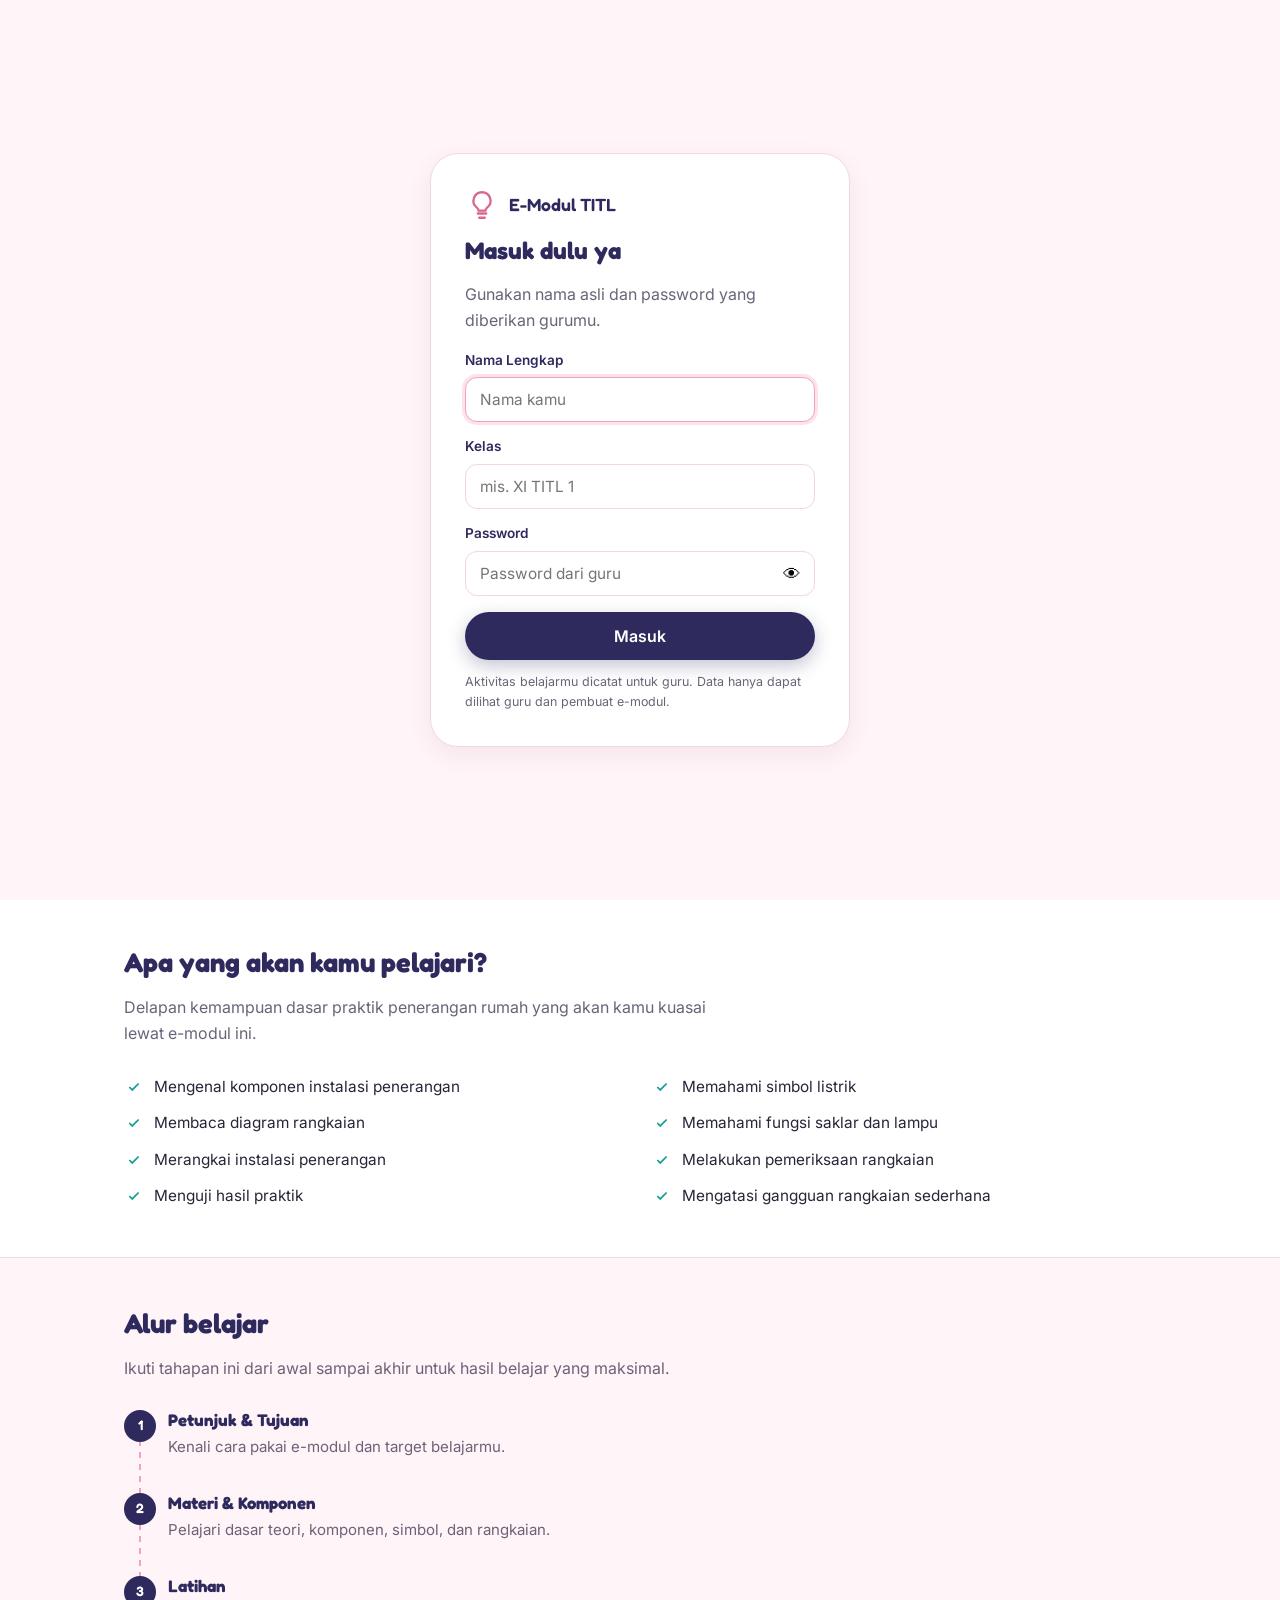
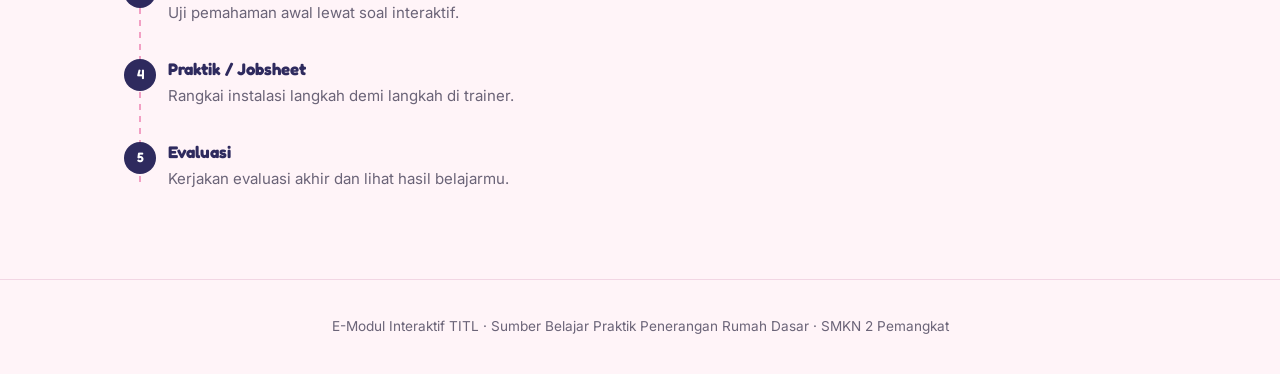
<file: index.html>
<!DOCTYPE html>
<html lang="id">
<head>
<meta charset="UTF-8">
<meta name="viewport" content="width=device-width, initial-scale=1.0">
<title>E-Modul TITL — Penerangan Rumah Dasar</title>
<link rel="stylesheet" href="css/style.css?v=2">
<link rel="stylesheet" href="css/extra.css?v=2">
</head>
<body>

<header class="site-header">
  <nav class="navbar">
    <a href="index.html" class="brand">
      <svg class="bulb" viewBox="0 0 24 24" fill="none"><path d="M9 18h6M10 21h4M12 3a6 6 0 00-3.6 10.8c.6.45 1.1 1.2 1.1 2.2h5c0-1 .5-1.75 1.1-2.2A6 6 0 0012 3z" stroke="#D9678F" stroke-width="1.6" stroke-linecap="round" stroke-linejoin="round"/></svg>
      E-Modul TITL
    </a>
    <button class="nav-toggle" aria-label="Buka menu"></button>
    <div class="nav-links">
      <a href="index.html">Beranda</a>
      <a href="materi.html">Materi</a>
      <a href="jobsheet.html">Praktik</a>
      <a href="latihan.html">Latihan</a>
      <a href="evaluasi.html">Evaluasi</a>
    </div>
  </nav>
</header>

<main>
  <!-- HERO -->
  <section class="hero">
    <div class="wrap hero-grid">
      <div>
        <span class="eyebrow-tag">TITL · SMKN 2 Pemangkat</span>
        <h1>E-Modul Interaktif Penerangan Rumah Dasar</h1>
        <p class="lead">Belajar memahami rangkaian, mencoba simulasi, dan melakukan praktik instalasi penerangan dengan lebih mudah — langsung dari laboratorium TITL.</p>
        <div class="btn-row">
          <a href="petunjuk.html" class="btn btn-primary">Mulai Belajar</a>
          <a href="jobsheet.html" class="btn btn-ghost">Lihat Jobsheet</a>
        </div>
      </div>
      <div>
        <svg viewBox="0 0 360 300" width="100%">
          <rect x="30" y="120" width="300" height="150" rx="14" fill="#FCE1EF"/>
          <path d="M30 130 L180 30 L330 130" fill="none" stroke="#2E2A5E" stroke-width="8" stroke-linecap="round" stroke-linejoin="round"/>
          <rect x="70" y="150" width="220" height="100" rx="10" fill="#fff" stroke="#F2A0C4" stroke-width="3"/>
          <circle cx="180" cy="130" r="22" fill="#F2A0C4"/>
          <path d="M180 108v-18M164 116l-13-13M196 116l13-13" stroke="#2E2A5E" stroke-width="4" stroke-linecap="round"/>
          <rect x="95" y="185" width="34" height="34" rx="6" fill="#FCE1EF" stroke="#2E2A5E" stroke-width="2.5"/>
          <circle cx="112" cy="202" r="6" fill="#2E2A5E"/>
          <circle cx="240" cy="200" r="20" fill="#FFF4D6" stroke="#E8A23D" stroke-width="2.5"/>
          <path d="M240 190v-6M232 195l-5-5M248 195l5-5M232 205l-5 5M248 205l5 5M240 210v6" stroke="#E8A23D" stroke-width="2" stroke-linecap="round"/>
        </svg>
      </div>
    </div>
  </section>

  <!-- INFO 3 KARTU -->
  <section class="section">
    <div class="wrap">
      <div class="info-grid">
        <div class="info-card">
          <svg class="ic" viewBox="0 0 24 24" fill="none"><path d="M4 19h16M6 19V9l6-5 6 5v10" stroke="#2E2A5E" stroke-width="1.8" stroke-linecap="round" stroke-linejoin="round"/></svg>
          <h3>Materi</h3>
          <p>Pelajari konsep dasar penerangan, komponen, dan simbol kelistrikan.</p>
        </div>
        <div class="info-card">
          <svg class="ic" viewBox="0 0 24 24" fill="none"><path d="M9 3h6l1 4H8l1-4zM6 7h12l1 13H5L6 7z" stroke="#159E93" stroke-width="1.8" stroke-linecap="round" stroke-linejoin="round"/></svg>
          <h3>Praktik</h3>
          <p>Ikuti langkah kerja jobsheet secara sistematis menggunakan trainer di lab.</p>
        </div>
        <div class="info-card">
          <svg class="ic" viewBox="0 0 24 24" fill="none"><path d="M9 12l2 2 4-4M12 3l8 4v5c0 5-3.5 8.5-8 9-4.5-.5-8-4-8-9V7l8-4z" stroke="#D9678F" stroke-width="1.8" stroke-linecap="round" stroke-linejoin="round"/></svg>
          <h3>Evaluasi</h3>
          <p>Uji pemahamanmu dan lihat hasil belajar berdasarkan indikator capaian.</p>
        </div>
      </div>
    </div>
  </section>

  <!-- APA YANG AKAN DIPELAJARI -->
  <section class="section section-alt">
    <div class="wrap">
      <div class="section-head">
        <h2>Apa yang akan kamu pelajari?</h2>
        <p>Delapan kemampuan dasar praktik penerangan rumah yang akan kamu kuasai lewat e-modul ini.</p>
      </div>
      <ul class="learn-list">
        <li>Mengenal komponen instalasi penerangan</li>
        <li>Memahami simbol listrik</li>
        <li>Membaca diagram rangkaian</li>
        <li>Memahami fungsi saklar dan lampu</li>
        <li>Merangkai instalasi penerangan</li>
        <li>Melakukan pemeriksaan rangkaian</li>
        <li>Menguji hasil praktik</li>
        <li>Mengatasi gangguan rangkaian sederhana</li>
      </ul>
    </div>
  </section>

  <!-- ALUR BELAJAR -->
  <section class="section">
    <div class="wrap">
      <div class="section-head">
        <h2>Alur belajar</h2>
        <p>Ikuti tahapan ini dari awal sampai akhir untuk hasil belajar yang maksimal.</p>
      </div>
      <div class="rail">
        <div class="rail-step" data-n="1"><h3>Petunjuk &amp; Tujuan</h3><p>Kenali cara pakai e-modul dan target belajarmu.</p></div>
        <div class="rail-step" data-n="2"><h3>Materi &amp; Komponen</h3><p>Pelajari dasar teori, komponen, simbol, dan rangkaian.</p></div>
        <div class="rail-step" data-n="3"><h3>Latihan</h3><p>Uji pemahaman awal lewat soal interaktif.</p></div>
        <div class="rail-step" data-n="4"><h3>Praktik / Jobsheet</h3><p>Rangkai instalasi langkah demi langkah di trainer.</p></div>
        <div class="rail-step" data-n="5"><h3>Evaluasi</h3><p>Kerjakan evaluasi akhir dan lihat hasil belajarmu.</p></div>
      </div>
    </div>
  </section>
</main>

<footer class="site-footer">
  <div class="wrap">E-Modul Interaktif TITL · Sumber Belajar Praktik Penerangan Rumah Dasar · SMKN 2 Pemangkat</div>
</footer>

<script>const PAGE_TAHAP = 'Beranda';</script>
<script src="js/config.js?v=2"></script>
<script src="js/main.js?v=2"></script>
<script src="js/sound.js?v=2"></script>
<script src="js/tracking.js?v=2"></script>
<script src="js/guide.js?v=2"></script>
<script src="js/chat.js?v=2"></script>
</body>
</html>
</file>
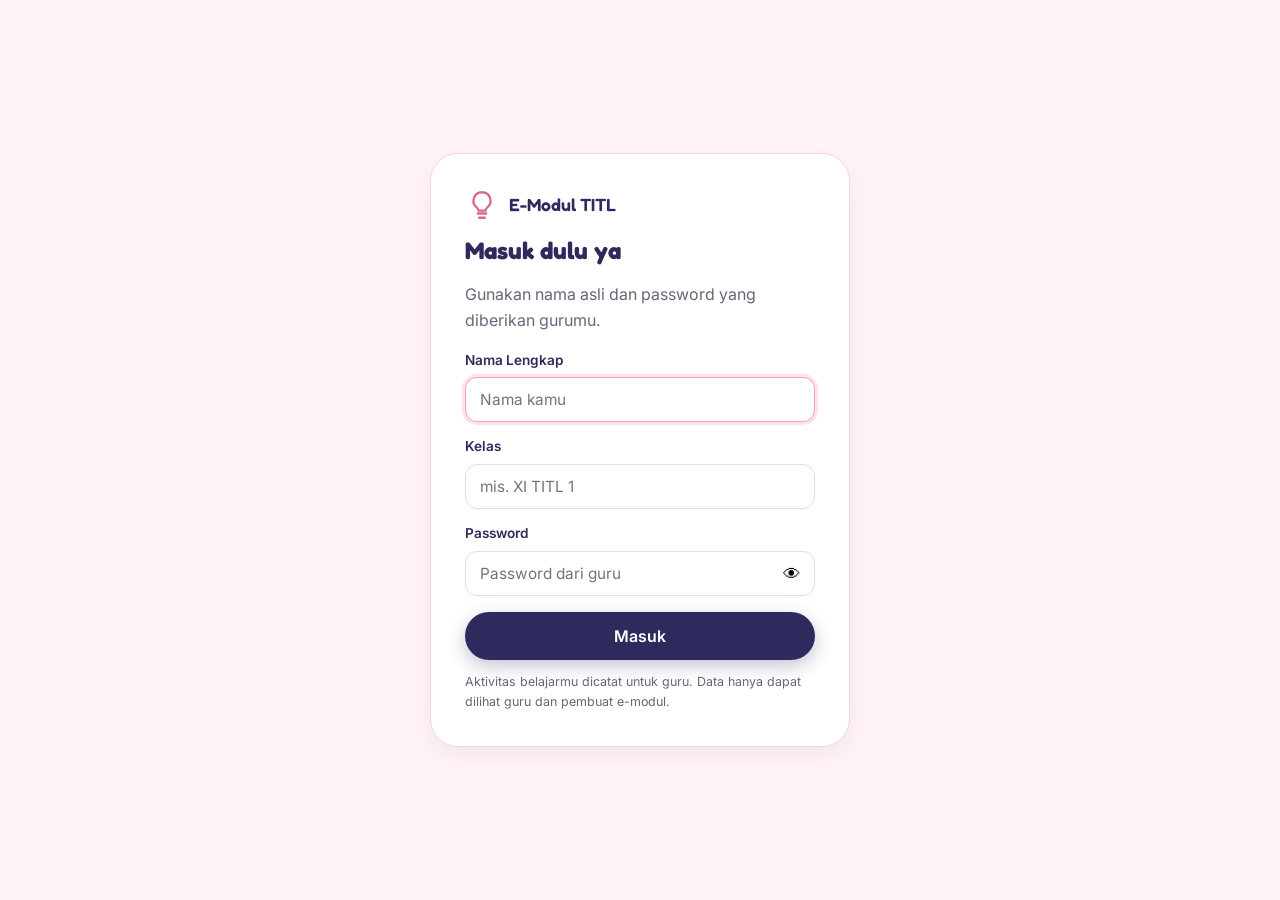
<file: evaluasi.html>
<!DOCTYPE html>
<html lang="id">
<head>
<meta charset="UTF-8">
<meta name="viewport" content="width=device-width, initial-scale=1.0">
<title>Evaluasi — E-Modul TITL</title>
<link rel="stylesheet" href="css/style.css?v=2">
<link rel="stylesheet" href="css/extra.css?v=2">
</head>
<body>

<header class="site-header">
  <nav class="navbar">
    <a href="index.html" class="brand">
      <svg class="bulb" viewBox="0 0 24 24" fill="none"><path d="M9 18h6M10 21h4M12 3a6 6 0 00-3.6 10.8c.6.45 1.1 1.2 1.1 2.2h5c0-1 .5-1.75 1.1-2.2A6 6 0 0012 3z" stroke="#D9678F" stroke-width="1.6" stroke-linecap="round" stroke-linejoin="round"/></svg>
      E-Modul TITL
    </a>
    <button class="nav-toggle" aria-label="Buka menu"></button>
    <div class="nav-links">
      <a href="index.html">Beranda</a>
      <a href="materi.html">Materi</a>
      <a href="jobsheet.html">Praktik</a>
      <a href="latihan.html">Latihan</a>
      <a href="evaluasi.html" class="active">Evaluasi</a>
    </div>
  </nav>
</header>

<main>
  <section class="section">
    <div class="wrap">
      <div class="section-head" id="introBox">
        <span class="eyebrow-tag">Evaluasi Akhir · mengukur pemahaman</span>
        <h2>Evaluasi Penerangan Rumah Dasar</h2>
        <p>10 soal berbeda dari Latihan, tetap bertingkat C1–C6. Tidak ada petunjuk dan jawaban benar/salah tidak ditampilkan per soal; hasil lengkap per level kognitif dan per indikator muncul di akhir.</p>
        <div class="pre-eval">
          <b>Sebelum mulai, baca dulu:</b>
          <ul>
            <li>Kerjakan <b>sendiri</b>. Tidak ada petunjuk, dan benar/salah baru terlihat di akhir.</li>
            <li>Pilih satu jawaban lalu tekan tombol <b>Lanjut</b>. Soal yang sudah dilewati tidak bisa diulang.</li>
            <li>Waktu mulai dan selesai dicatat untuk guru. Siapkan koneksi internet yang stabil.</li>
            <li>Setelah soal terakhir, skor dan analisis per level (C1–C6) muncul otomatis. Gunakan untuk memilih bagian yang perlu diulang.</li>
          </ul>
        </div>
        <button class="btn btn-primary" id="startEvalBtn">Mulai Evaluasi (10 soal)</button>
      </div>
      <div id="quizRoot" style="display:none;"></div>
    </div>
  </section>
</main>

<footer class="site-footer">
  <div class="wrap">E-Modul Interaktif TITL · Sumber Belajar Praktik Penerangan Rumah Dasar · SMKN 2 Pemangkat</div>
</footer>

<script>const PAGE_TAHAP = 'Evaluasi';</script>
<script src="js/config.js?v=2"></script>
<script src="js/main.js?v=2"></script>
<script src="js/sound.js?v=2"></script>
<script src="js/tracking.js?v=2"></script>
<script src="js/guide.js?v=2"></script>
<script src="js/chat.js?v=2"></script>
<script src="js/quiz.js?v=2"></script>
<script>
document.getElementById('startEvalBtn').addEventListener('click',()=>{document.getElementById('introBox').style.display='none';document.getElementById('quizRoot').style.display='block';startQuiz({
  root: 'quizRoot', mode: 'assessment', title: 'Hasil Evaluasi Akhir', passPct: 75,
  passMsg: 'Kamu sudah memahami materi dasar penerangan rumah dengan baik. Siap untuk praktik!',
  nextHref: 'materi.html', nextLabel: 'Pelajari Ulang Materi', logName: 'Selesai Evaluasi',
  questions: [
    { level: 1, cat: "Komponen", type: "mc", q: "Fungsi kotak sambung pada instalasi penerangan adalah...", options: ["Mengukur pemakaian daya", "Menyambung dan membagi kabel dengan aman dan rapi", "Memutus arus otomatis", "Mengubah listrik menjadi cahaya"], correct: 1 },
    { level: 1, cat: "Keselamatan", type: "mc", q: "K3 adalah singkatan dari...", options: ["Kerja, Kontrol, dan Kualitas", "Keselamatan dan Kesehatan Kerja", "Kabel, Kotak, dan Kontak", "Kontrol Tiga Kabel"], correct: 1 },
    { level: 2, cat: "Komponen", type: "mc", q: "Mengapa kWh meter dipasang sebelum MCB utama pada instalasi rumah?", options: ["Karena kWh meter lebih murah", "Agar seluruh pemakaian listrik yang melewati instalasi dapat terukur", "Agar MCB tidak perlu dipasang", "Agar lampu lebih terang"], correct: 1 },
    { level: 2, cat: "Simbol", type: "mc", q: "Mengapa pada diagram instalasi digunakan simbol-simbol standar?", options: ["Agar gambar lebih berwarna", "Agar diagram dapat dibaca dan dipahami seragam oleh semua teknisi", "Agar kabel lebih murah", "Agar instalasi tidak perlu diperiksa"], correct: 1 },
    { level: 3, cat: "Rangkaian", type: "mc", q: "Dua lampu 10 W dan 15 W dipasang paralel pada tegangan 220 V. Berapa arus total yang mengalir? (I = P / V)", options: ["0,05 A", "0,11 A", "1,1 A", "5,5 A"], correct: 1, explain: "Daya total = 25 W. I = 25 / 220 ≈ 0,11 A." },
    { level: 3, cat: "Keselamatan", type: "mc", q: "Lampu pada trainer putus dan akan diganti. Langkah yang benar adalah...", options: ["Langsung mencabut lampu tanpa mematikan apa pun", "Mematikan saklar saja, lalu mengganti lampu", "Mematikan MCB, memastikan tidak ada tegangan dengan tespen, baru mengganti lampu", "Mengganti lampu dengan tangan basah agar licin"], correct: 2 },
    { level: 4, cat: "Rangkaian", type: "mc", q: "Pada trainer, kedua lampu mati saat saklar ON dan MCB ON. Tespen menyala pada terminal masuk saklar, tetapi tidak menyala pada terminal keluar saklar. Kemungkinan penyebabnya adalah...", options: ["Kedua lampu putus bersamaan", "Saklar rusak atau sambungan di dalam saklar tidak menghantar", "Netral terlalu panjang", "Kotak sambung terlalu penuh"], correct: 1 },
    { level: 4, cat: "Komponen", type: "mc", q: "MCB trainer langsung turun (trip) setiap kali saklar di-ON-kan. Penyebab yang paling mungkin adalah...", options: ["Lampu terlalu terang", "Kabel fasa dan netral bersentuhan atau terjadi hubung singkat pada rangkaian", "Saklar dipasang terlalu rendah", "Tespen tidak menyala"], correct: 1 },
    { level: 5, cat: "Keselamatan", type: "mc", q: "Sebuah kelompok menyambung kabel yang terkelupas dengan isolasi seadanya, lalu lampu tetap menyala normal. Penilaian yang paling tepat adalah...", options: ["Sudah layak karena lampu menyala", "Belum layak, karena isolasi seadanya berisiko hubung singkat atau sengatan, sehingga kabel sebaiknya diperbaiki atau diganti", "Layak, asalkan MCB sering dimatikan", "Layak karena kabelnya masih berfungsi"], correct: 1 },
    { level: 6, cat: "Rangkaian", type: "mc", q: "Kamu menambahkan 1 stop kontak pada trainer agar bisa dipakai kapan saja, terlepas dari saklar lampu. Rancangan yang paling tepat adalah...", options: ["Stop kontak dipasang seri setelah saklar lampu", "Stop kontak dipasang paralel dari jalur fasa dan netral setelah MCB, tanpa melewati saklar lampu", "Stop kontak dipasang di dalam fitting lampu", "Stop kontak dipasang tanpa MCB"], correct: 1 }
  ]
});
});
</script>
</body>
</html>
</file>
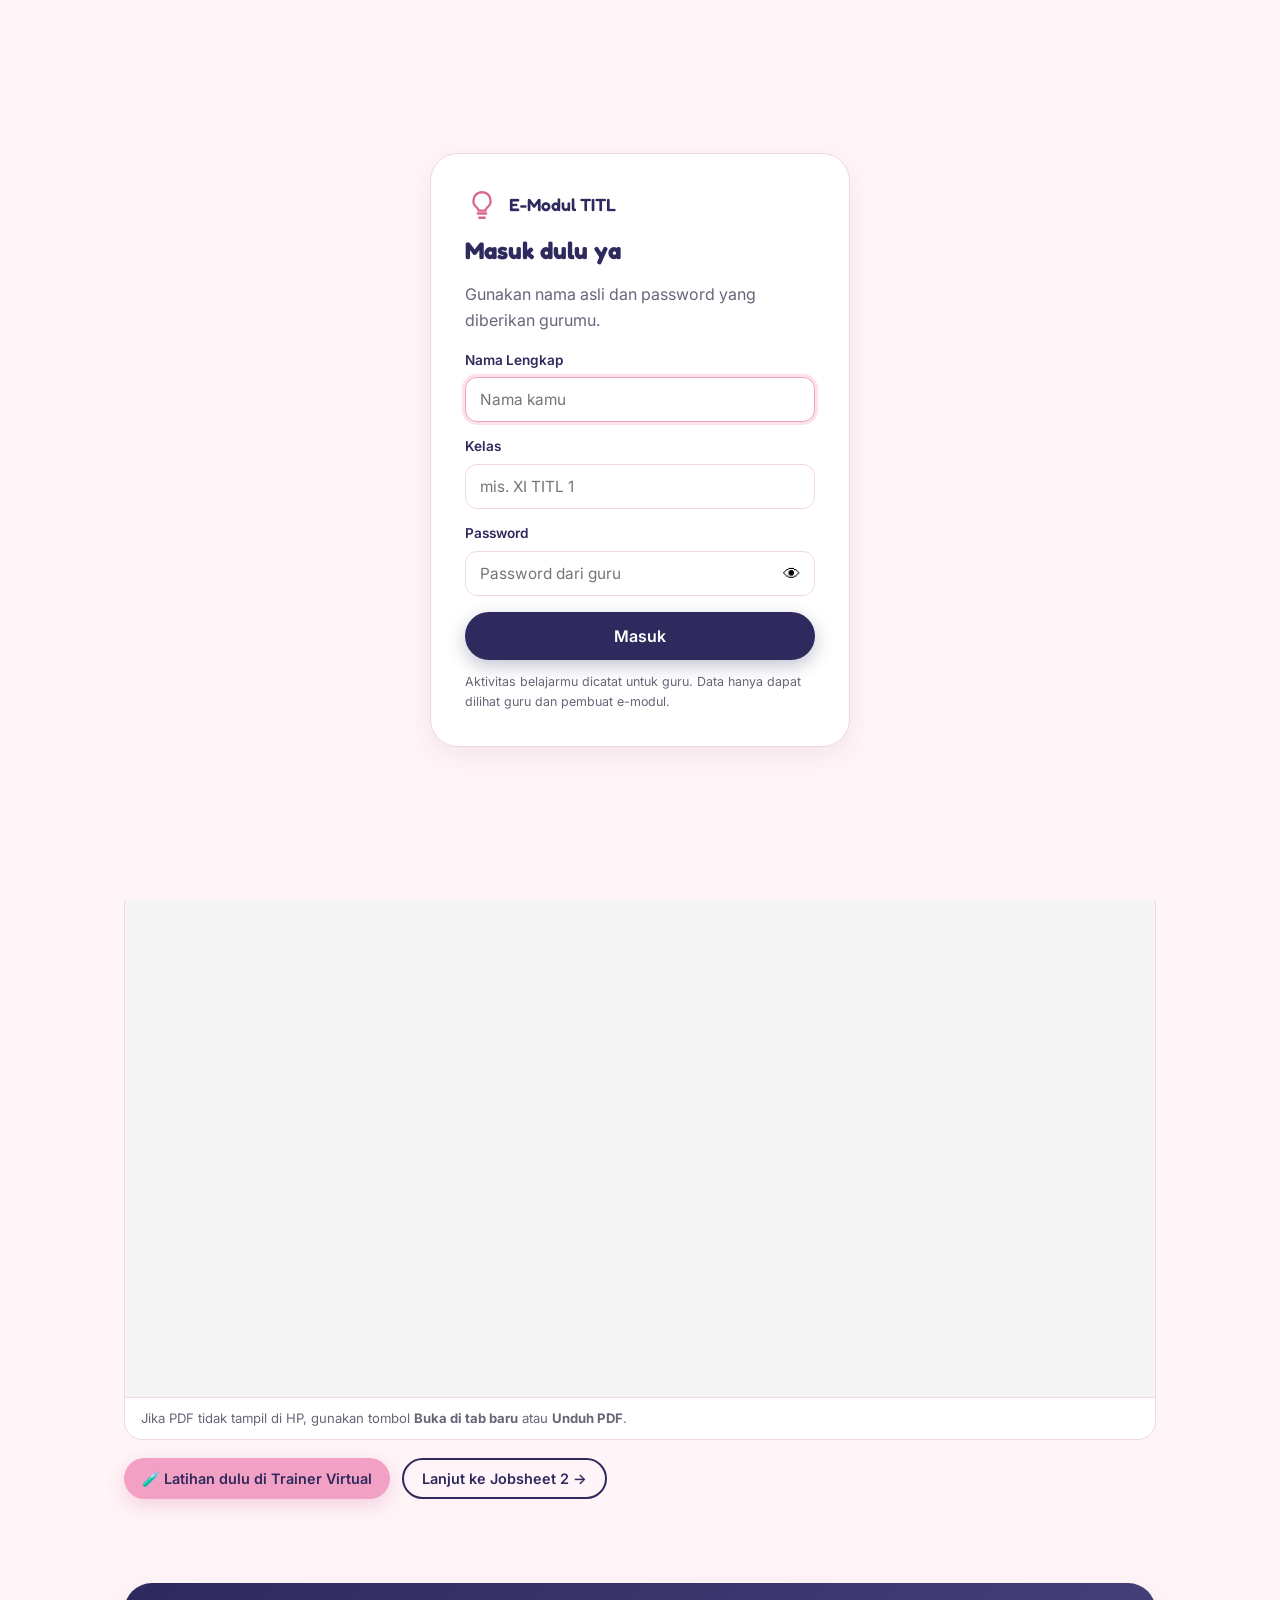
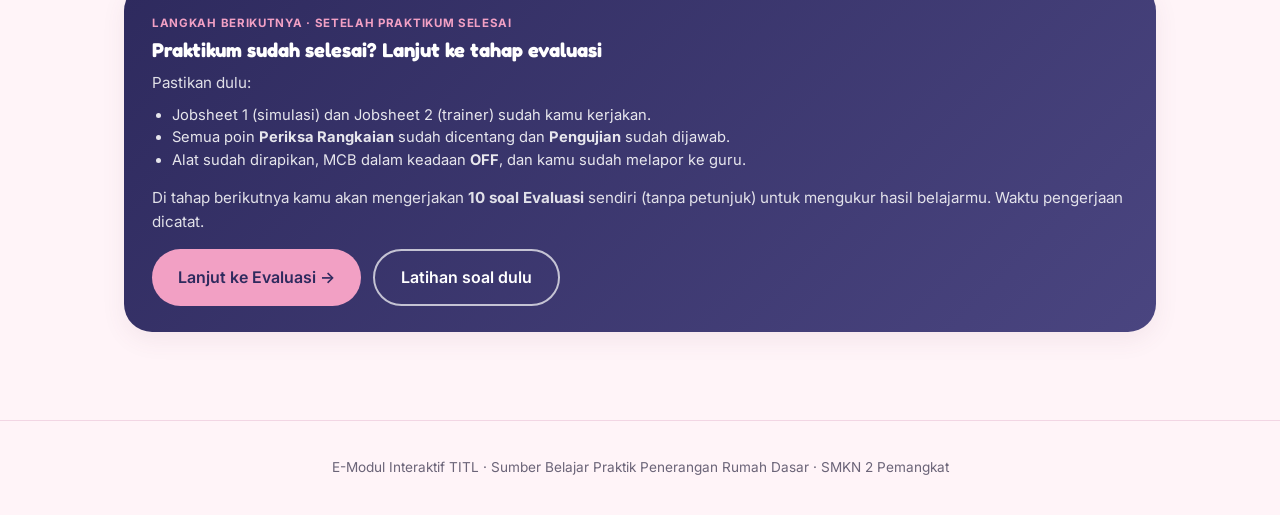
<file: jobsheet.html>
<!DOCTYPE html>
<html lang="id">
<head>
<meta charset="UTF-8">
<meta name="viewport" content="width=device-width, initial-scale=1.0">
<title>Jobsheet — E-Modul TITL</title>
<link rel="stylesheet" href="css/style.css?v=2">
<link rel="stylesheet" href="css/extra.css?v=2">
</head>
<body>

<header class="site-header">
  <nav class="navbar">
    <a href="index.html" class="brand">
      <svg class="bulb" viewBox="0 0 24 24" fill="none"><path d="M9 18h6M10 21h4M12 3a6 6 0 00-3.6 10.8c.6.45 1.1 1.2 1.1 2.2h5c0-1 .5-1.75 1.1-2.2A6 6 0 0012 3z" stroke="#D9678F" stroke-width="1.6" stroke-linecap="round" stroke-linejoin="round"/></svg>
      E-Modul TITL
    </a>
    <button class="nav-toggle" aria-label="Buka menu"></button>
    <div class="nav-links">
      <a href="index.html">Beranda</a>
      <a href="materi.html">Materi</a>
      <a href="jobsheet.html" class="active">Praktik</a>
      <a href="latihan.html">Latihan</a>
      <a href="evaluasi.html">Evaluasi</a>
    </div>
  </nav>
</header>

<main>
  <section class="section">
    <div class="wrap">
      <div class="section-head">
        <span class="eyebrow-tag">Praktik</span>
        <h2>Jobsheet Praktikum Penerangan Rumah</h2>
        <p>Mulai dari simulasi di komputer, lalu praktik langsung di trainer. Baca jobsheet sampai selesai sebelum menyentuh peralatan.</p>
      </div>

      <div class="safety-note">
        ⚠️ <div>Keselamatan kerja (K3): pastikan sumber listrik dan MCB dalam kondisi <strong>OFF</strong> sebelum memasang atau melepas kabel, dan jangan bekerja sendirian tanpa pengawasan guru.</div>
      </div>

      <div class="tabs">
        <button class="tab-btn active" data-tab="tab-js1">Jobsheet 1 · Simulasi (Proteus)</button>
        <button class="tab-btn" data-tab="tab-js2">Jobsheet 2 · Praktikum Trainer</button>
      </div>

      <div class="tab-panel active" id="tab-js1">
        <p class="muted" style="margin-bottom:14px;">Jobsheet ini memandu kamu merangkai dan menguji rangkaian penerangan menggunakan aplikasi Proteus sebelum praktik di trainer.</p>
        <div class="pdf-box" id="box-js1">
          <div class="pdf-bar">
            <strong>📄 Jobsheet 1 — Simulasi Menggunakan Proteus</strong>
            <div class="btn-row" id="bar-js1" style="display:none;">
              <a class="btn btn-ghost btn-sm" href="assets/jobsheet/jobsheet-1-proteus.pdf" target="_blank" rel="noopener" data-act="Buka Jobsheet 1 — Simulasi Menggunakan Proteus">Buka di tab baru</a>
              <a class="btn btn-primary btn-sm" href="assets/jobsheet/jobsheet-1-proteus.pdf" download data-act="Unduh Jobsheet 1 — Simulasi Menggunakan Proteus">⬇ Unduh PDF</a>
            </div>
          </div>
          <div id="view-js1"><div class="pdf-missing">Memeriksa berkas…</div></div>
          <div class="pdf-tip" id="tip-js1" style="display:none;">Jika PDF tidak tampil di HP, gunakan tombol <b>Buka di tab baru</b> atau <b>Unduh PDF</b>. </div>
        </div>
        <div class="btn-row" style="margin-top:18px;">
          <a href="materi.html#simulasi" class="btn btn-pink btn-sm">🧪 Latihan dulu di Trainer Virtual</a>
          <button class="btn btn-ghost btn-sm" onclick="document.querySelector('[data-tab=tab-js2]').click()">Lanjut ke Jobsheet 2 →</button>
        </div>
      </div>

      <div class="tab-panel" id="tab-js2">
        <p class="muted" style="margin-bottom:14px;">Jobsheet ini dipakai saat praktik langsung dengan trainer instalasi penerangan di Laboratorium TITL.</p>
        <div class="pdf-box" id="box-js2">
          <div class="pdf-bar">
            <strong>📄 Jobsheet 2 — Praktikum Menggunakan Trainer</strong>
            <div class="btn-row" id="bar-js2" style="display:none;">
              <a class="btn btn-ghost btn-sm" href="assets/jobsheet/jobsheet-2-trainer.pdf" target="_blank" rel="noopener" data-act="Buka Jobsheet 2 — Praktikum Menggunakan Trainer">Buka di tab baru</a>
              <a class="btn btn-primary btn-sm" href="assets/jobsheet/jobsheet-2-trainer.pdf" download data-act="Unduh Jobsheet 2 — Praktikum Menggunakan Trainer">⬇ Unduh PDF</a>
            </div>
          </div>
          <div id="view-js2"><div class="pdf-missing">Memeriksa berkas…</div></div>
          <div class="pdf-tip" id="tip-js2" style="display:none;">Jika PDF tidak tampil di HP, gunakan tombol <b>Buka di tab baru</b> atau <b>Unduh PDF</b>. </div>
        </div>

        <h3 style="margin-top:40px;">Periksa Rangkaian</h3>
        <p class="muted">Centang setiap poin sebelum menyalakan sumber listrik.</p>
        <ul class="check-list" id="checkList">
          <li class="check-item"><input type="checkbox"> Sambungan kabel sudah sesuai diagram</li>
          <li class="check-item"><input type="checkbox"> Tidak ada kabel terkelupas</li>
          <li class="check-item"><input type="checkbox"> Terminal sudah terpasang dengan baik</li>
          <li class="check-item"><input type="checkbox"> Saklar terpasang pada penghantar fasa</li>
          <li class="check-item"><input type="checkbox"> Lampu terpasang dengan benar</li>
          <li class="check-item"><input type="checkbox"> MCB dalam kondisi OFF</li>
          <li class="check-item"><input type="checkbox"> Tidak ada sambungan yang longgar</li>
        </ul>
        <button class="btn btn-primary" id="checkedBtn" disabled onclick="revealPengujian()">Rangkaian Sudah Diperiksa</button>

        <div id="pengujianSection" style="display:none;">
          <h3 style="margin-top:40px;">Pengujian</h3>
          <p class="muted">Sekarang lakukan pengujian pada trainer. Apa yang terjadi ketika saklar ON?</p>
          <div class="quiz-card">
            <div class="quiz-options" id="ujiOptions">
              <button class="quiz-opt" data-correct="true" data-no-sfx="true">Lampu menyala</button>
              <button class="quiz-opt" data-no-sfx="true">Lampu tetap mati</button>
              <button class="quiz-opt" data-no-sfx="true">MCB langsung turun</button>
              <button class="quiz-opt" data-no-sfx="true">Tidak terjadi apa-apa</button>
            </div>
            <div class="quiz-feedback" id="ujiFeedback"></div>
          </div>
        </div>

        <div id="troubleSection" style="display:none;">
          <h3 style="margin-top:40px;">Troubleshooting</h3>
          <p class="muted">Jika hasil praktik tidak sesuai harapan, telusuri dari sumber listrik menuju lampu.</p>
          <div class="trouble-card">
            <h4>💡 Lampu tidak menyala</h4>
            <p class="muted" style="margin-bottom:8px;">Kemungkinan penyebab:</p>
            <ol>
              <li>MCB belum ON.</li>
              <li>Lampu rusak.</li>
              <li>Sambungan kabel terlepas.</li>
              <li>Saklar tidak terhubung dengan benar.</li>
              <li>Rangkaian tidak sesuai diagram.</li>
            </ol>
            <div class="trouble-tip">Periksa dari sumber listrik terlebih dahulu, lalu telusuri satu per satu menuju lampu.</div>
          </div>
          <div class="trouble-card">
            <h4>⚡ MCB langsung turun (trip)</h4>
            <ol>
              <li>Ada hubung singkat antara fasa dan netral.</li>
              <li>Kabel terkelupas saling bersentuhan.</li>
              <li>Sambungan di terminal atau kotak sambung salah.</li>
            </ol>
            <div class="trouble-tip">Matikan MCB, lepas sambungan yang dicurigai, lalu periksa satu per satu sebelum dinyalakan lagi.</div>
          </div>
        </div>
      </div>
    </div>
  </section>

  <section class="section" style="padding-top:0;">
    <div class="wrap">
      <div class="next-card" id="afterPraktik">
        <span class="eyebrow">Langkah berikutnya · setelah praktikum selesai</span>
        <h3>Praktikum sudah selesai? Lanjut ke tahap evaluasi</h3>
        <p>Pastikan dulu:</p>
        <ul>
          <li>Jobsheet 1 (simulasi) dan Jobsheet 2 (trainer) sudah kamu kerjakan.</li>
          <li>Semua poin <b>Periksa Rangkaian</b> sudah dicentang dan <b>Pengujian</b> sudah dijawab.</li>
          <li>Alat sudah dirapikan, MCB dalam keadaan <b>OFF</b>, dan kamu sudah melapor ke guru.</li>
        </ul>
        <p>Di tahap berikutnya kamu akan mengerjakan <b>10 soal Evaluasi</b> sendiri (tanpa petunjuk) untuk mengukur hasil belajarmu. Waktu pengerjaan dicatat.</p>
        <div class="btn-row">
          <a href="evaluasi.html" class="btn btn-pink" data-act="Praktikum Selesai - Lanjut Evaluasi" id="toEval">Lanjut ke Evaluasi →</a>
          <a href="latihan.html" class="btn btn-ghost" data-act="Praktikum Selesai - Latihan Soal">Latihan soal dulu</a>
        </div>
      </div>
    </div>
  </section>
</main>

<footer class="site-footer">
  <div class="wrap">E-Modul Interaktif TITL · Sumber Belajar Praktik Penerangan Rumah Dasar · SMKN 2 Pemangkat</div>
</footer>

<script>const PAGE_TAHAP = 'Jobsheet';</script>
<script src="js/config.js?v=2"></script>
<script src="js/main.js?v=2"></script>
<script src="js/sound.js?v=2"></script>
<script src="js/tracking.js?v=2"></script>
<script src="js/guide.js?v=2"></script>
<script src="js/chat.js?v=2"></script>
<script>
initTabs('.tabs');
document.addEventListener('tabchange', e => { logEvent(e.detail === 'tab-js1' ? 'Buka Jobsheet 1 (Proteus)' : 'Buka Jobsheet 2 (Trainer)'); });
if (location.hash === '#trainer') document.querySelector('[data-tab=tab-js2]').click();

// ---- Penampil PDF: otomatis tampil bila file sudah ada di assets/jobsheet/ ----
const isMobile = /Android|iPhone|iPad|iPod/i.test(navigator.userAgent);
function setupPdf(key, path) {
  const view = document.getElementById('view-' + key);
  fetch(path, { method: 'HEAD' }).then(r => {
    if (!r.ok) throw new Error('missing');
    document.getElementById('bar-' + key).style.display = 'flex';
    document.getElementById('tip-' + key).style.display = 'block';
    if (isMobile) view.innerHTML = '<div class="pdf-missing">Ketuk <b>Buka di tab baru</b> untuk membaca jobsheet di HP.</div>';
    else view.innerHTML = `<iframe class="pdf-frame" src="${path}#view=FitH" title="Jobsheet PDF"></iframe>`;
  }).catch(() => {
    view.innerHTML = `<div class="pdf-missing">Jobsheet belum diunggah.<br>Simpan file PDF dengan nama <code>${path.split('/').pop()}</code> di folder <code>assets/jobsheet/</code>, lalu push ke GitHub.</div>`;
  });
}
setupPdf('js1', 'assets/jobsheet/jobsheet-1-proteus.pdf');
setupPdf('js2', 'assets/jobsheet/jobsheet-2-trainer.pdf');
document.querySelectorAll('[data-act]').forEach(a => a.addEventListener('click', () => logEvent(a.dataset.act)));

// ---- Checklist ----
const checkItems = document.querySelectorAll('.check-item');
checkItems.forEach(item => {
  const cb = item.querySelector('input');
  item.addEventListener('click', e => {
    if (e.target !== cb) cb.checked = !cb.checked;
    item.classList.toggle('checked', cb.checked);
    logEvent(cb.checked ? 'Praktikum: Centang Pemeriksaan' : 'Praktikum: Batal Centang', item.textContent.trim());
    document.getElementById('checkedBtn').disabled = ![...checkItems].every(i => i.querySelector('input').checked);
  });
});
function revealPengujian() {
  const s = document.getElementById('pengujianSection');
  s.style.display = 'block'; s.scrollIntoView({ behavior: 'smooth', block: 'start' });
  sfx.success();
  logEvent('Checklist Pemeriksaan Selesai', 'Semua 7 poin sudah dicentang');
}

// ---- Pengujian ----
document.querySelectorAll('#ujiOptions .quiz-opt').forEach(btn => {
  btn.addEventListener('click', () => {
    const fb = document.getElementById('ujiFeedback');
    document.querySelectorAll('#ujiOptions .quiz-opt').forEach(b => b.classList.remove('correct', 'wrong'));
    if (btn.dataset.correct) {
      btn.classList.add('correct');
      fb.textContent = 'Tepat! Jika rangkaian benar, lampu menyala saat saklar di-ON-kan.';
      fb.style.background = '#E4F6E9'; fb.style.color = '#1D5E36';
      document.getElementById('troubleSection').style.display = 'none';
      sfx.success();
      logEvent('Selesai Jobsheet 2 (Trainer)', 'Pengujian berhasil, lampu menyala');
      const nc = document.getElementById('afterPraktik');
      fb.textContent += ' Praktikum selesai! Tombol "Lanjut ke Evaluasi" ada di bagian paling bawah halaman.';
      nc.classList.remove('pulse'); void nc.offsetWidth; nc.classList.add('pulse');
      setTimeout(() => nc.scrollIntoView({ behavior: 'smooth', block: 'center' }), 600);
    } else {
      btn.classList.add('wrong'); sfx.wrong();
      fb.textContent = 'Hasil ini menandakan ada masalah pada rangkaian. Lihat panduan troubleshooting di bawah.';
      fb.style.background = '#FBE7E7'; fb.style.color = '#8C2F2F';
      document.getElementById('troubleSection').style.display = 'block';
      logEvent('Jobsheet 2 - Perlu Troubleshooting', btn.textContent);
    }
    fb.classList.add('show');
  });
});
</script>
</body>
</html>
</file>
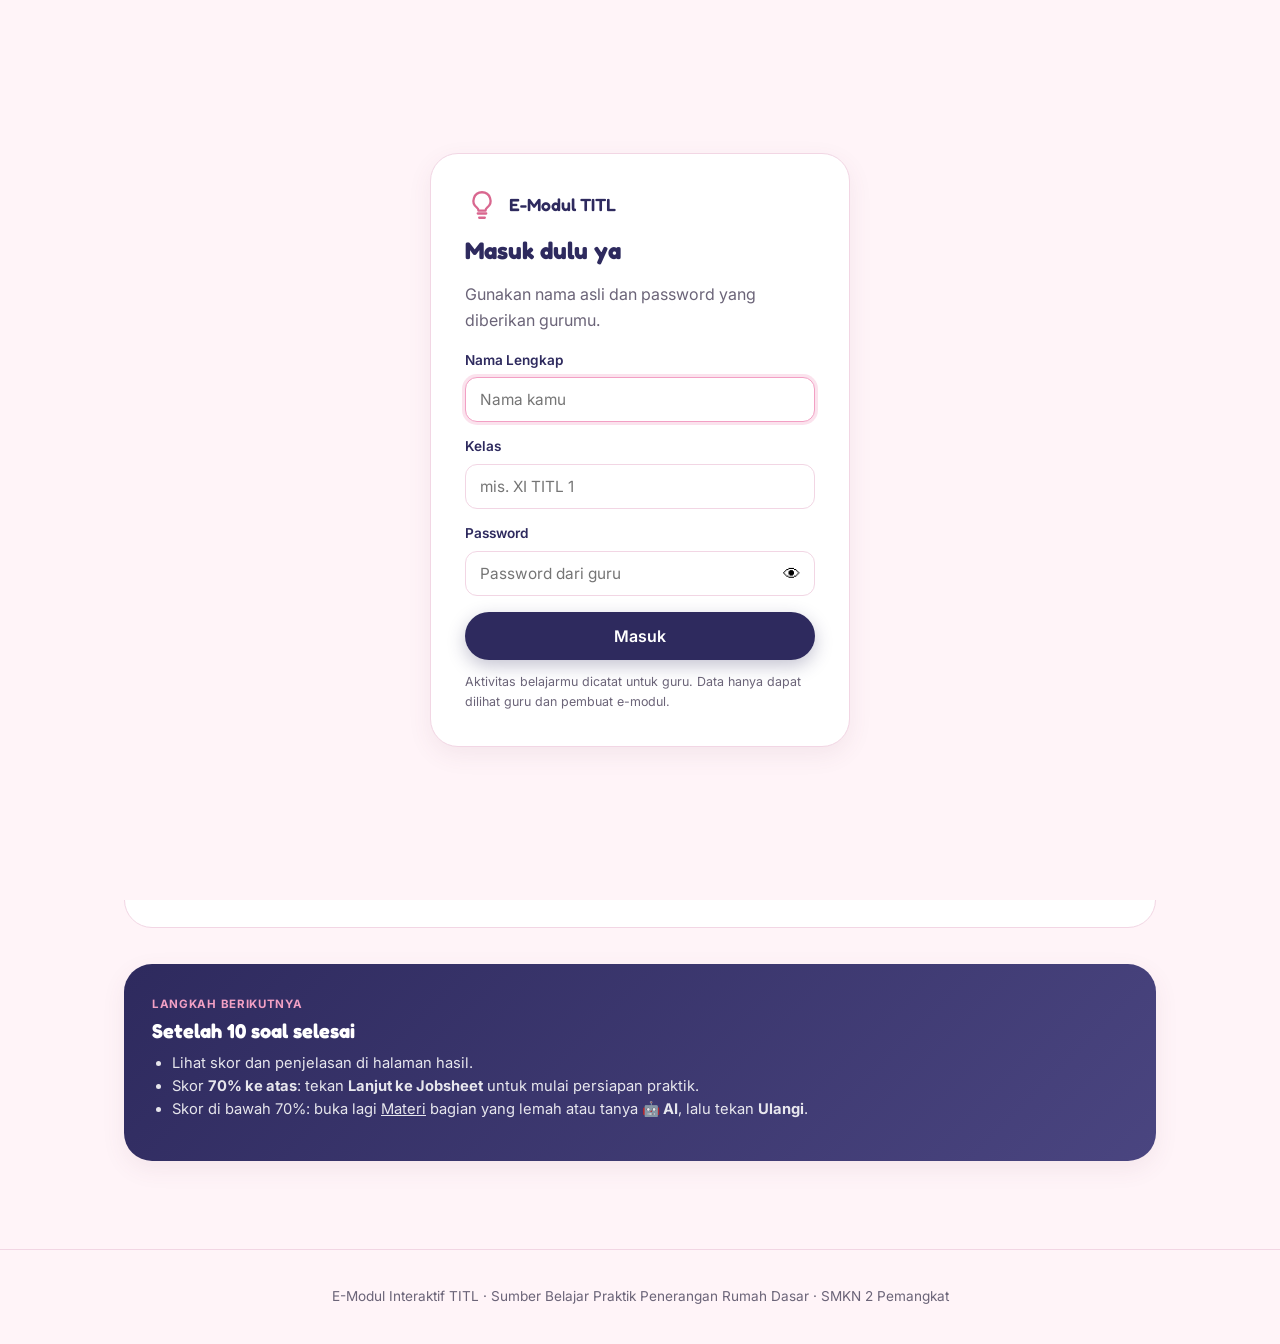
<file: latihan.html>
<!DOCTYPE html>
<html lang="id">
<head>
<meta charset="UTF-8">
<meta name="viewport" content="width=device-width, initial-scale=1.0">
<title>Latihan — E-Modul TITL</title>
<link rel="stylesheet" href="css/style.css?v=2">
<link rel="stylesheet" href="css/extra.css?v=2">
</head>
<body>

<header class="site-header">
  <nav class="navbar">
    <a href="index.html" class="brand">
      <svg class="bulb" viewBox="0 0 24 24" fill="none"><path d="M9 18h6M10 21h4M12 3a6 6 0 00-3.6 10.8c.6.45 1.1 1.2 1.1 2.2h5c0-1 .5-1.75 1.1-2.2A6 6 0 0012 3z" stroke="#D9678F" stroke-width="1.6" stroke-linecap="round" stroke-linejoin="round"/></svg>
      E-Modul TITL
    </a>
    <button class="nav-toggle" aria-label="Buka menu"></button>
    <div class="nav-links">
      <a href="index.html">Beranda</a>
      <a href="materi.html">Materi</a>
      <a href="jobsheet.html">Praktik</a>
      <a href="latihan.html" class="active">Latihan</a>
      <a href="evaluasi.html">Evaluasi</a>
    </div>
  </nav>
</header>

<main>
  <section class="section">
    <div class="wrap">
      <div class="section-head">
        <span class="eyebrow-tag">Latihan · belajar sambil mencoba</span>
        <h2>Uji pemahamanmu</h2>
        <p>10 soal bertingkat dari C1 (mengingat) sampai C6 (mencipta). Ada petunjuk opsional dan penjelasan di setiap soal, jadi salah pun tidak masalah, yang penting kamu paham alasannya.</p>
      </div>
      <div id="quizRoot"></div>
      <div class="next-card">
        <span class="eyebrow">Langkah berikutnya</span>
        <h3>Setelah 10 soal selesai</h3>
        <ul>
          <li>Lihat skor dan penjelasan di halaman hasil.</li>
          <li>Skor <b>70% ke atas</b>: tekan <b>Lanjut ke Jobsheet</b> untuk mulai persiapan praktik.</li>
          <li>Skor di bawah 70%: buka lagi <a href="materi.html" style="text-decoration:underline;">Materi</a> bagian yang lemah atau tanya <b>🤖 AI</b>, lalu tekan <b>Ulangi</b>.</li>
        </ul>
      </div>
    </div>
  </section>
</main>

<footer class="site-footer">
  <div class="wrap">E-Modul Interaktif TITL · Sumber Belajar Praktik Penerangan Rumah Dasar · SMKN 2 Pemangkat</div>
</footer>

<script>const PAGE_TAHAP = 'Latihan';</script>
<script src="js/config.js?v=2"></script>
<script src="js/main.js?v=2"></script>
<script src="js/sound.js?v=2"></script>
<script src="js/tracking.js?v=2"></script>
<script src="js/guide.js?v=2"></script>
<script src="js/chat.js?v=2"></script>
<script src="js/quiz.js?v=2"></script>
<script>
const SYM_LAMPU = '<circle cx="20" cy="20" r="12" fill="none" stroke="#2E2A5E" stroke-width="2"/><line x1="11.5" y1="11.5" x2="28.5" y2="28.5" stroke="#2E2A5E" stroke-width="2"/><line x1="28.5" y1="11.5" x2="11.5" y2="28.5" stroke="#2E2A5E" stroke-width="2"/>';
startQuiz({
  root: 'quizRoot', mode: 'practice', title: 'Hasil Latihan', passPct: 70,
  passMsg: 'Bagus! Kamu siap lanjut ke praktik. Coba Simulasi Trainer Virtual dulu, lalu buka Jobsheet.',
  nextHref: 'jobsheet.html', nextLabel: 'Lanjut ke Jobsheet', logName: 'Selesai Latihan',
  questions: [
    { level: 1, type: "mc", q: "Kepanjangan dari MCB adalah...", options: ["Main Cable Box", "Miniature Circuit Breaker", "Multi Current Board", "Manual Circuit Button"], correct: 1, hint: "Komponen ini berfungsi sebagai pemutus rangkaian otomatis.", explain: "MCB singkatan dari Miniature Circuit Breaker, pengaman otomatis yang memutus arus saat terjadi hubung singkat atau beban lebih." },
    { level: 1, type: "tf", q: "Kabel netral pada instalasi listrik rumah umumnya berwarna biru.", correct: true, hint: "Ingat standar warna penghantar pada instalasi listrik.", explain: "Benar. Warna biru lazim digunakan sebagai penghantar netral. Selalu cek dengan tespen, jangan hanya mengandalkan warna." },
    { level: 2, type: "mc", q: "Mengapa saklar harus dipasang pada penghantar fasa, bukan netral?", options: ["Agar kabel lebih hemat", "Agar lampu lebih terang", "Agar fitting lampu tidak bertegangan saat saklar OFF", "Agar MCB tidak perlu dipasang"], correct: 2, hint: "Pikirkan bagian mana yang aman disentuh saat lampu diganti.", explain: "Jika saklar di fasa, saat OFF aliran fasa terputus sehingga fitting aman. Jika di netral, fitting tetap bertegangan walau lampu mati." },
    { level: 2, type: "identify", q: "Simbol ini pada diagram instalasi digunakan untuk menunjukkan...", symbol: SYM_LAMPU, options: ["Titik beban yang mengubah listrik menjadi cahaya", "Alat penyambung kabel", "Pengaman rangkaian", "Alat penghubung steker"], correct: 0, hint: "Lingkaran bersilang melambangkan sesuatu yang menyala.", explain: "Simbol lingkaran bersilang adalah titik lampu, yaitu beban yang mengubah energi listrik menjadi cahaya." },
    { level: 3, type: "mc", q: "Kamu memasang rangkaian 1 saklar 1 lampu. Kabel fasa dari MCB sudah tersambung ke terminal masuk saklar. Kabel dari terminal keluaran saklar harus disambungkan ke...", options: ["Terminal netral sumber", "Terminal fitting lampu", "Badan MCB", "Terminal masuk MCB"], correct: 1, hint: "Lihat urutan alur arus pada materi: sumber → MCB → saklar → lampu.", explain: "Setelah melewati saklar, fasa dialirkan ke salah satu terminal fitting, sedangkan terminal lainnya ke netral." },
    { level: 3, type: "mc", q: "Sebelum menyentuh kabel pada trainer, kamu ingin memastikan kabel tersebut tidak bertegangan. Alat yang tepat digunakan adalah...", options: ["Tang potong", "Obeng biasa", "Tespen", "Isolasi listrik"], correct: 2, hint: "Alat ini menyala saat menyentuh penghantar bertegangan.", explain: "Tespen dipakai untuk mendeteksi ada tidaknya tegangan pada penghantar." },
    { level: 4, type: "mc", q: "Pada trainer, MCB ON dan saklar ON, tetapi lampu mati. Tespen menyala pada kedua terminal fitting lampu. Kesimpulan yang paling tepat adalah...", options: ["Saklar rusak", "Fasa tidak sampai ke lampu", "Penghantar netral terputus atau tidak tersambung", "Lampu terlalu terang"], correct: 2, hint: "Jika tespen menyala di kedua terminal, berarti fasa sudah sampai.", explain: "Fasa sudah tiba di kedua terminal, tetapi tidak ada jalur kembali melalui netral, sehingga rangkaian tidak tertutup." },
    { level: 4, type: "tf", q: "Pada rangkaian dua lampu paralel dengan satu saklar, jika salah satu lampu putus, lampu lainnya tetap menyala.", correct: true, hint: "Pada rangkaian paralel, tiap lampu punya jalur arus sendiri.", explain: "Benar. Setiap lampu terhubung langsung ke fasa dan netral, sehingga putusnya satu lampu tidak memutus jalur lampu yang lain." },
    { level: 5, type: "mc", q: "Dua siswa memasang saklar. Andi memasang saklar pada penghantar netral, Budi pada penghantar fasa. Pada keduanya, lampu menyala saat saklar ON. Penilaian yang paling tepat adalah...", options: ["Keduanya benar karena lampu sama-sama menyala", "Andi benar karena lebih hemat kabel", "Budi benar, sedangkan pada rangkaian Andi fitting tetap bertegangan saat saklar OFF sehingga berbahaya", "Keduanya salah karena saklar harus dipasang di MCB"], correct: 2, hint: "Menyala belum tentu aman. Nilai dari sisi keselamatan.", explain: "Rangkaian yang benar tidak hanya menyalakan lampu, tetapi juga aman. Saklar di netral membuat fitting tetap bertegangan." },
    { level: 6, type: "mc", q: "Kamu diminta merancang instalasi untuk ruang tamu: 2 lampu harus menyala bersamaan dengan 1 saklar, dan aman bila satu lampu rusak. Rancangan terbaik adalah...", options: ["MCB → saklar → lampu 1 → lampu 2 secara seri → netral", "MCB → saklar → kotak sambung → lampu 1 dan lampu 2 dipasang paralel → netral", "MCB → lampu 1 dan lampu 2 paralel → saklar di netral", "Dua saklar, masing-masing di netral tiap lampu"], correct: 1, hint: "Butuh satu saklar, kedua lampu independen, dan saklar tetap di fasa.", explain: "Rangkaian paralel via kotak sambung dengan saklar di fasa memenuhi semua syarat: satu kendali, tetap menyala jika satu lampu rusak, dan aman." }
  ]
});
</script>
</body>
</html>
</file>
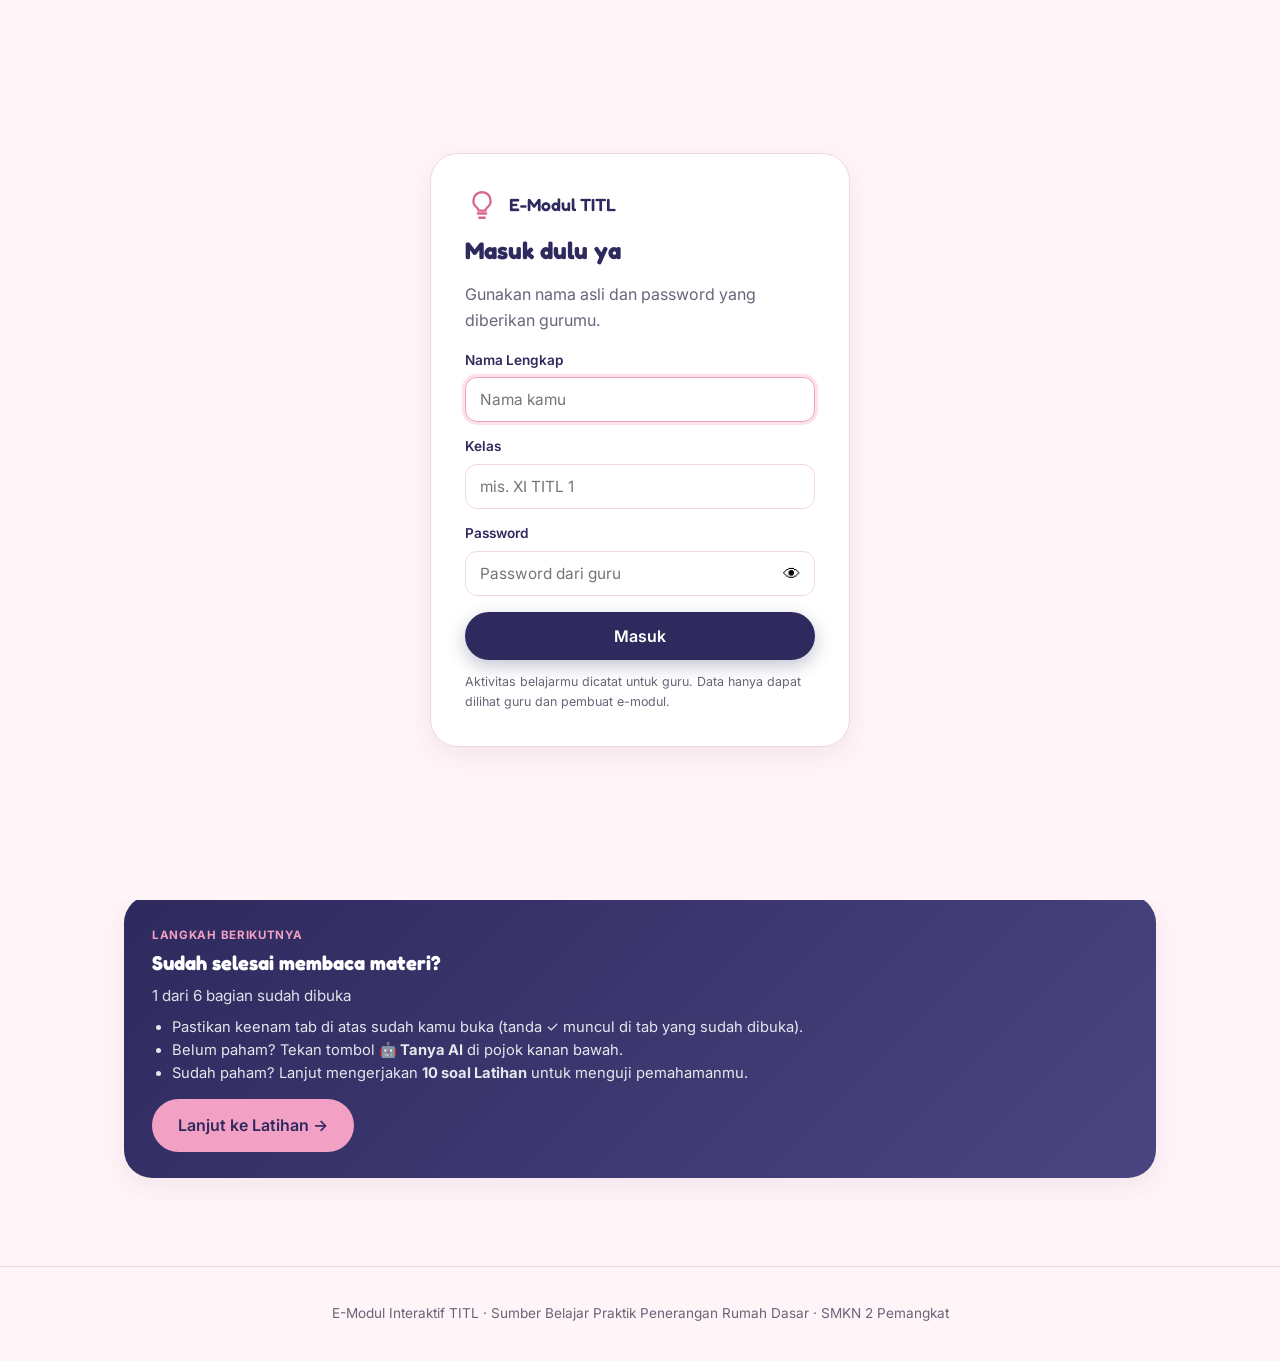
<file: materi.html>
<!DOCTYPE html>
<html lang="id">
<head>
<meta charset="UTF-8">
<meta name="viewport" content="width=device-width, initial-scale=1.0">
<title>Materi — E-Modul TITL</title>
<link rel="stylesheet" href="css/style.css?v=2">
<link rel="stylesheet" href="css/extra.css?v=2">
</head>
<body>

<header class="site-header">
  <nav class="navbar">
    <a href="index.html" class="brand">
      <svg class="bulb" viewBox="0 0 24 24" fill="none"><path d="M9 18h6M10 21h4M12 3a6 6 0 00-3.6 10.8c.6.45 1.1 1.2 1.1 2.2h5c0-1 .5-1.75 1.1-2.2A6 6 0 0012 3z" stroke="#D9678F" stroke-width="1.6" stroke-linecap="round" stroke-linejoin="round"/></svg>
      E-Modul TITL
    </a>
    <button class="nav-toggle" aria-label="Buka menu"></button>
    <div class="nav-links">
      <a href="index.html">Beranda</a>
      <a href="materi.html" class="active">Materi</a>
      <a href="jobsheet.html">Praktik</a>
      <a href="latihan.html">Latihan</a>
      <a href="evaluasi.html">Evaluasi</a>
    </div>
  </nav>
</header>

<main>
  <section class="section">
    <div class="wrap">
      <div class="section-head">
        <span class="eyebrow-tag">Materi</span>
        <h2>Penerangan Rumah Dasar</h2>
        <p>Pilih topik di bawah untuk mulai belajar: dasar teori, komponen, simbol, sampai membaca rangkaian.</p>
      </div>

      <div class="tabs">
        <button class="tab-btn active" data-tab="tab-dasar">Dasar Instalasi</button>
        <button class="tab-btn" data-tab="tab-komponen">Komponen</button>
        <button class="tab-btn" data-tab="tab-simbol">Kenali Simbol</button>
        <button class="tab-btn" data-tab="tab-rangkaian">Pahami Rangkaian</button>
        <button class="tab-btn" data-tab="tab-simulasi">Simulasi</button>
        <button class="tab-btn" data-tab="tab-video">Video</button>
      </div>

      <!-- TAB 1: DASAR -->
      <div class="tab-panel active" id="tab-dasar">
        <div class="info-grid" style="grid-template-columns:1fr 1fr;">
          <div class="info-card">
            <svg class="ic" viewBox="0 0 24 24" fill="none"><path d="M12 2l2 5h5l-4 3.5 1.5 6.5L12 13l-4.5 4 1.5-6.5L5 7h5l2-5z" stroke="#2E2A5E" stroke-width="1.6" stroke-linejoin="round"/></svg>
            <h3>Pengertian instalasi penerangan</h3>
            <p>Rangkaian komponen listrik yang dirancang untuk menyalurkan energi listrik menjadi cahaya di dalam sebuah bangunan.</p>
          </div>
          <div class="info-card">
            <svg class="ic" viewBox="0 0 24 24" fill="none"><path d="M13 2L4 14h6l-1 8 9-12h-6l1-8z" stroke="#E8A23D" stroke-width="1.6" stroke-linejoin="round"/></svg>
            <h3>Fungsi instalasi penerangan</h3>
            <p>Menyediakan penerangan yang aman, efisien, dan sesuai kebutuhan ruangan pada rumah tinggal.</p>
          </div>
          <div class="info-card">
            <svg class="ic" viewBox="0 0 24 24" fill="none"><path d="M4 6h16M4 12h16M4 18h10" stroke="#159E93" stroke-width="1.8" stroke-linecap="round"/></svg>
            <h3>Jenis instalasi sederhana</h3>
            <p>Antara lain rangkaian satu lampu satu saklar, dua lampu dua saklar, dan saklar tukar (hotel).</p>
          </div>
          <div class="info-card">
            <svg class="ic" viewBox="0 0 24 24" fill="none"><path d="M12 2l8 4v5c0 5-3.5 8.5-8 9-4.5-.5-8-4-8-9V6l8-4z" stroke="#D9678F" stroke-width="1.8" stroke-linejoin="round"/></svg>
            <h3>Keselamatan kerja</h3>
            <p>Selalu pastikan sumber listrik OFF sebelum memasang, gunakan alat berisolasi, dan periksa sambungan sebelum menyalakan.</p>
          </div>
        </div>
      </div>

      <!-- TAB 2: KOMPONEN -->
      <div class="tab-panel" id="tab-komponen">
        <p class="muted" style="margin-bottom:18px;">Klik salah satu komponen untuk melihat fungsi, simbol, dan cara pemasangannya.</p>
        <div class="comp-grid" id="compGrid"></div>
      </div>

      <!-- TAB 3: SIMBOL -->
      <div class="tab-panel" id="tab-simbol">
        <p class="muted" style="margin-bottom:18px;">Simbol → nama → fungsi → bentuk nyata. Kenali keempatnya agar mudah membaca diagram.</p>
        <div class="symbol-grid">
          <div class="symbol-card">
            <div class="sym-box"><svg viewBox="0 0 40 40"><circle cx="10" cy="20" r="3" fill="#2E2A5E"/><circle cx="30" cy="20" r="3" fill="#2E2A5E"/><line x1="13" y1="20" x2="24" y2="12" stroke="#2E2A5E" stroke-width="2"/><line x1="27" y1="20" x2="10" y2="20" stroke="#2E2A5E" stroke-width="2"/></svg></div>
            <h4>Saklar Tunggal</h4>
            <p>Memutus &amp; menghubungkan aliran listrik ke satu titik lampu.</p>
          </div>
          <div class="symbol-card">
            <div class="sym-box"><svg viewBox="0 0 40 40"><circle cx="20" cy="20" r="12" fill="none" stroke="#2E2A5E" stroke-width="2"/><line x1="11.5" y1="11.5" x2="28.5" y2="28.5" stroke="#2E2A5E" stroke-width="2"/><line x1="28.5" y1="11.5" x2="11.5" y2="28.5" stroke="#2E2A5E" stroke-width="2"/></svg></div>
            <h4>Lampu</h4>
            <p>Titik beban yang mengubah energi listrik menjadi cahaya.</p>
          </div>
          <div class="symbol-card">
            <div class="sym-box"><svg viewBox="0 0 40 40"><rect x="10" y="14" width="20" height="12" rx="2" fill="none" stroke="#2E2A5E" stroke-width="2"/><line x1="16" y1="14" x2="16" y2="26" stroke="#2E2A5E" stroke-width="1.5"/><line x1="24" y1="14" x2="24" y2="26" stroke="#2E2A5E" stroke-width="1.5"/></svg></div>
            <h4>MCB</h4>
            <p>Pengaman otomatis yang memutus arus saat terjadi gangguan.</p>
          </div>
          <div class="symbol-card">
            <div class="sym-box"><svg viewBox="0 0 40 40"><circle cx="15" cy="20" r="2.5" fill="#2E2A5E"/><circle cx="25" cy="20" r="2.5" fill="#2E2A5E"/><path d="M12 12l16 16M28 12L12 28" stroke="none"/><rect x="10" y="13" width="20" height="14" rx="3" fill="none" stroke="#2E2A5E" stroke-width="2"/></svg></div>
            <h4>Stop Kontak</h4>
            <p>Tempat menghubungkan steker peralatan listrik ke sumber daya.</p>
          </div>
        </div>
      </div>

      <!-- TAB 4: RANGKAIAN -->
      <div class="tab-panel" id="tab-rangkaian">
        <p class="muted" style="margin-bottom:18px;">Diagram ini bisa "berbicara": dengarkan penjelasan narator, ikuti arus yang bergerak, atau klik tiap komponen untuk mendengar bagiannya saja. Gunakan tombol <b>＋ / －</b> di pojok diagram (atau cubit layar di HP) untuk memperbesar.</p>
        <div id="diagRoot"></div>
      </div>

      <!-- TAB 5: SIMULASI -->
      <div class="tab-panel" id="tab-simulasi">
        <p class="muted" style="margin-bottom:18px;">Ada dua cara belajar di trainer virtual. <b>🧩 Rakit Sendiri</b>: pasang kabel sendiri, nyalakan MCB dan saklar, lalu lihat hasilnya. <b>📚 Contoh Rangkaian</b>: pilih salah satu dari 4 rangkaian yang sudah terpasang, selesaikan percobaannya, dan pelajari hubungan antar-komponen. Coba juga kesalahan yang berbahaya (misalnya hubung singkat) agar paham mengapa K3 penting.</p>
        <div id="simRoot"></div>
      </div>

      <!-- TAB 6: VIDEO -->
      <div class="tab-panel" id="tab-video">
        <p class="muted" style="margin-bottom:18px;">Video praktik langsung dari guru — tonton dulu sebelum ke jobsheet kalau kamu butuh gambaran nyata.</p>
        <div class="video-wrap" id="videoWrap">
          <video id="mainVideo" controls preload="metadata" style="display:none;" data-no-sfx>
            <source src="assets/video/praktik-penerangan.mp4" type="video/mp4">
          </video>
          <div class="video-placeholder" id="videoPlaceholder">
            <svg viewBox="0 0 24 24" fill="none"><path d="M4 5h16v14H4z" stroke="#fff" stroke-width="1.5"/><path d="M10 9l6 3-6 3V9z" fill="#fff"/></svg>
            Video praktik akan tampil di sini.<br>Simpan file video di <code style="background:rgba(255,255,255,.15);padding:2px 6px;border-radius:4px;">assets/video/praktik-penerangan.mp4</code> untuk mengaktifkannya (lihat README).
          </div>
        </div>
      </div>

      <div class="next-card" id="nextCard">
        <span class="eyebrow">Langkah berikutnya</span>
        <h3>Sudah selesai membaca materi?</h3>
        <p id="tabProgress">0 dari 6 bagian sudah dibuka</p>
        <ul>
          <li>Pastikan keenam tab di atas sudah kamu buka (tanda ✓ muncul di tab yang sudah dibuka).</li>
          <li>Belum paham? Tekan tombol <b>🤖 Tanya AI</b> di pojok kanan bawah.</li>
          <li>Sudah paham? Lanjut mengerjakan <b>10 soal Latihan</b> untuk menguji pemahamanmu.</li>
        </ul>
        <div class="btn-row">
          <a href="latihan.html" class="btn btn-pink" data-act="Materi Selesai - Lanjut Latihan">Lanjut ke Latihan →</a>
        </div>
      </div>
    </div>
  </section>
</main>

<footer class="site-footer">
  <div class="wrap">E-Modul Interaktif TITL · Sumber Belajar Praktik Penerangan Rumah Dasar · SMKN 2 Pemangkat</div>
</footer>

<!-- MODAL KOMPONEN -->
<div class="modal-overlay" id="compModal">
  <div class="modal-box">
    <button class="modal-close" onclick="closeModal('compModal')">✕</button>
    <div class="modal-ic" id="modalIcon"></div>
    <h3 id="modalName"></h3>
    <dl>
      <dt>Fungsi</dt><dd id="modalFungsi"></dd>
      <dt>Pemasangan</dt><dd id="modalPasang"></dd>
      <dt>Catatan keselamatan</dt><dd id="modalAman"></dd>
    </dl>
  </div>
</div>

<script>const PAGE_TAHAP = 'Materi';</script>
<script src="js/config.js?v=2"></script>
<script src="js/main.js?v=2"></script>
<script src="js/sound.js?v=2"></script>
<script src="js/tracking.js?v=2"></script>
<script src="js/guide.js?v=2"></script>
<script src="js/chat.js?v=2"></script>
<script src="js/zoompan.js?v=2"></script>
<script src="js/sim-engine.js?v=2"></script>
<script src="js/sim-presets.js?v=2"></script>
<script src="js/simulator.js?v=2"></script>
<script src="js/diagram.js?v=2"></script>
<script>
initTabs('.tabs');

// Setiap komponen memakai foto asli di assets/img/ (atau ikon vektor <svg> bila belum ada fotonya).
const komponen = [
  {id:'lampu', nama:'Lampu', fungsi:'Mengubah energi listrik menjadi cahaya.', pasang:'Dipasang pada fitting, dihubungkan ke jalur keluaran saklar dan netral.', aman:'Pastikan daya lampu sesuai kapasitas fitting dan MCB.',
   icon:'<img src="assets/img/lampu.jpg" alt="Lampu">'},
  {id:'fitting', nama:'Fitting', fungsi:'Dudukan tempat lampu dipasang dan disambungkan ke instalasi.', pasang:'Dipasang pada plafon/dinding, kabel fasa dan netral disambung ke terminalnya.', aman:'Pastikan tidak ada bagian logam yang terbuka.',
   icon:'<img src="assets/img/fitting.jpg" alt="Fitting">'},
  {id:'kwh', nama:'kWh Meter', fungsi:'Alat pengukur pemakaian daya listrik 1 fasa.', pasang:'Dipasang di awal instalasi, sebelum MCB utama.', aman:'Jangan membuka segel meter tanpa izin petugas.',
   icon:'<img src="assets/img/kwh meter.jpg" alt="kWh Meter">'},
  {id:'saklar', nama:'Saklar', fungsi:'Memutus dan menghubungkan aliran listrik menuju lampu.', pasang:'Dipasang pada jalur fasa, sebelum menuju fitting lampu.', aman:'Pasang pada jalur fasa (L), bukan netral.',
   icon:'<img src="assets/img/saklar.jpg" alt="Saklar">'},
  {id:'stopkontak', nama:'Stop Kontak', fungsi:'Tempat menghubungkan peralatan listrik ke sumber daya melalui steker.', pasang:'Dihubungkan langsung ke jalur fasa dan netral dari sumber.', aman:'Jangan membebani satu stop kontak dengan daya berlebih.',
   icon:'<img src="assets/img/stop kontak.jpg" alt="Stop Kontak">'},
  {id:'mcb', nama:'MCB', fungsi:'Pengaman otomatis yang memutus arus saat terjadi hubung singkat/beban lebih.', pasang:'Dipasang di awal rangkaian, setelah kWh meter.', aman:'Pilih rating arus MCB sesuai kebutuhan beban.',
   icon:'<img src="assets/img/MCB.jpg" alt="MCB">'},
  {id:'kabel', nama:'Kabel', fungsi:'Penghantar yang mengalirkan arus listrik antar komponen.', pasang:'Sambungkan sesuai warna dan fungsi jalur (fasa/netral/ground).', aman:'Gunakan kabel dengan ukuran sesuai kapasitas arus.',
   icon:'<img src="assets/img/kabel.jpg" alt="Kabel">'},
  {id:'steker', nama:'Steker', fungsi:'Penghubung antara peralatan listrik dengan stop kontak.', pasang:'Dipasang pada ujung kabel peralatan listrik.', aman:'Pastikan isolasi steker tidak retak atau terbuka.',
   icon:'<img src="assets/img/steker.jpg" alt="Steker">'},
  {id:'kotaksambung', nama:'Kotak Sambung', fungsi:'Tempat menyambung beberapa kabel dengan aman dan rapi.', pasang:'Dipasang di titik percabangan jalur instalasi.', aman:'Tutup rapat setelah penyambungan agar tidak terkena air/debu.',
   icon:'<img src="assets/img/kotaksambung.jpe" alt="Kotak Sambung">'},
  {id:'terminal', nama:'Terminal', fungsi:'Menghubungkan beberapa penghantar tanpa harus dipilin langsung.', pasang:'Dipasang di dalam kotak sambung sebagai titik penghubung kabel.', aman:'Pastikan baut terminal terpasang kencang.',
   icon:'<img src="assets/img/terminal.webp" alt="Terminal">'},
];

// Foto (<img>) tampil sebagai gambar; ikon vektor dibungkus <svg>
function iconHTML(icon, cls) {
  return icon.trim().startsWith('<img')
    ? `<div class="ic-photo ${cls === 'ic-lg' ? 'big' : ''}">${icon}</div>`
    : `<svg class="${cls}" viewBox="0 0 24 24" fill="none">${icon}</svg>`;
}

const compGrid = document.getElementById('compGrid');
komponen.forEach(k => {
  const card = document.createElement('button');
  card.className = 'comp-card';
  card.innerHTML = iconHTML(k.icon, 'ic') + `<span>${k.nama}</span>`;
  card.addEventListener('click', () => {
    document.getElementById('modalName').textContent = k.nama;
    document.getElementById('modalIcon').innerHTML = iconHTML(k.icon, 'ic-lg');
    document.getElementById('modalFungsi').textContent = k.fungsi;
    document.getElementById('modalPasang').textContent = k.pasang;
    document.getElementById('modalAman').textContent = k.aman;
    openModal('compModal');
  });
  compGrid.appendChild(card);
});

// Deteksi otomatis video: kalau file assets/video/praktik-penerangan.mp4
// ada, video ditampilkan; kalau belum ada, placeholder tetap tampil.
const mainVideo = document.getElementById('mainVideo');
mainVideo.addEventListener('loadedmetadata', () => {
  mainVideo.style.display = 'block';
  document.getElementById('videoPlaceholder').style.display = 'none';
});

// ---- Diagram (narator) dan Simulasi (trainer virtual) ----
Diagram.init('diagRoot');
Simulator.init('simRoot');

// Buka tab langsung dari link, mis. materi.html#simulasi
const hashMap = { '#dasar': 'tab-dasar', '#komponen': 'tab-komponen', '#simbol': 'tab-simbol', '#rangkaian': 'tab-rangkaian', '#simulasi': 'tab-simulasi', '#video': 'tab-video' };
if (hashMap[location.hash]) document.querySelector(`.tab-btn[data-tab="${hashMap[location.hash]}"]`).click();
// Hentikan narator saat pindah tab
document.addEventListener('tabchange', () => Diagram.stop());
document.querySelectorAll('[data-act]').forEach(a => a.addEventListener('click', () => logEvent(a.dataset.act)));
</script>
</body>
</html>
</file>
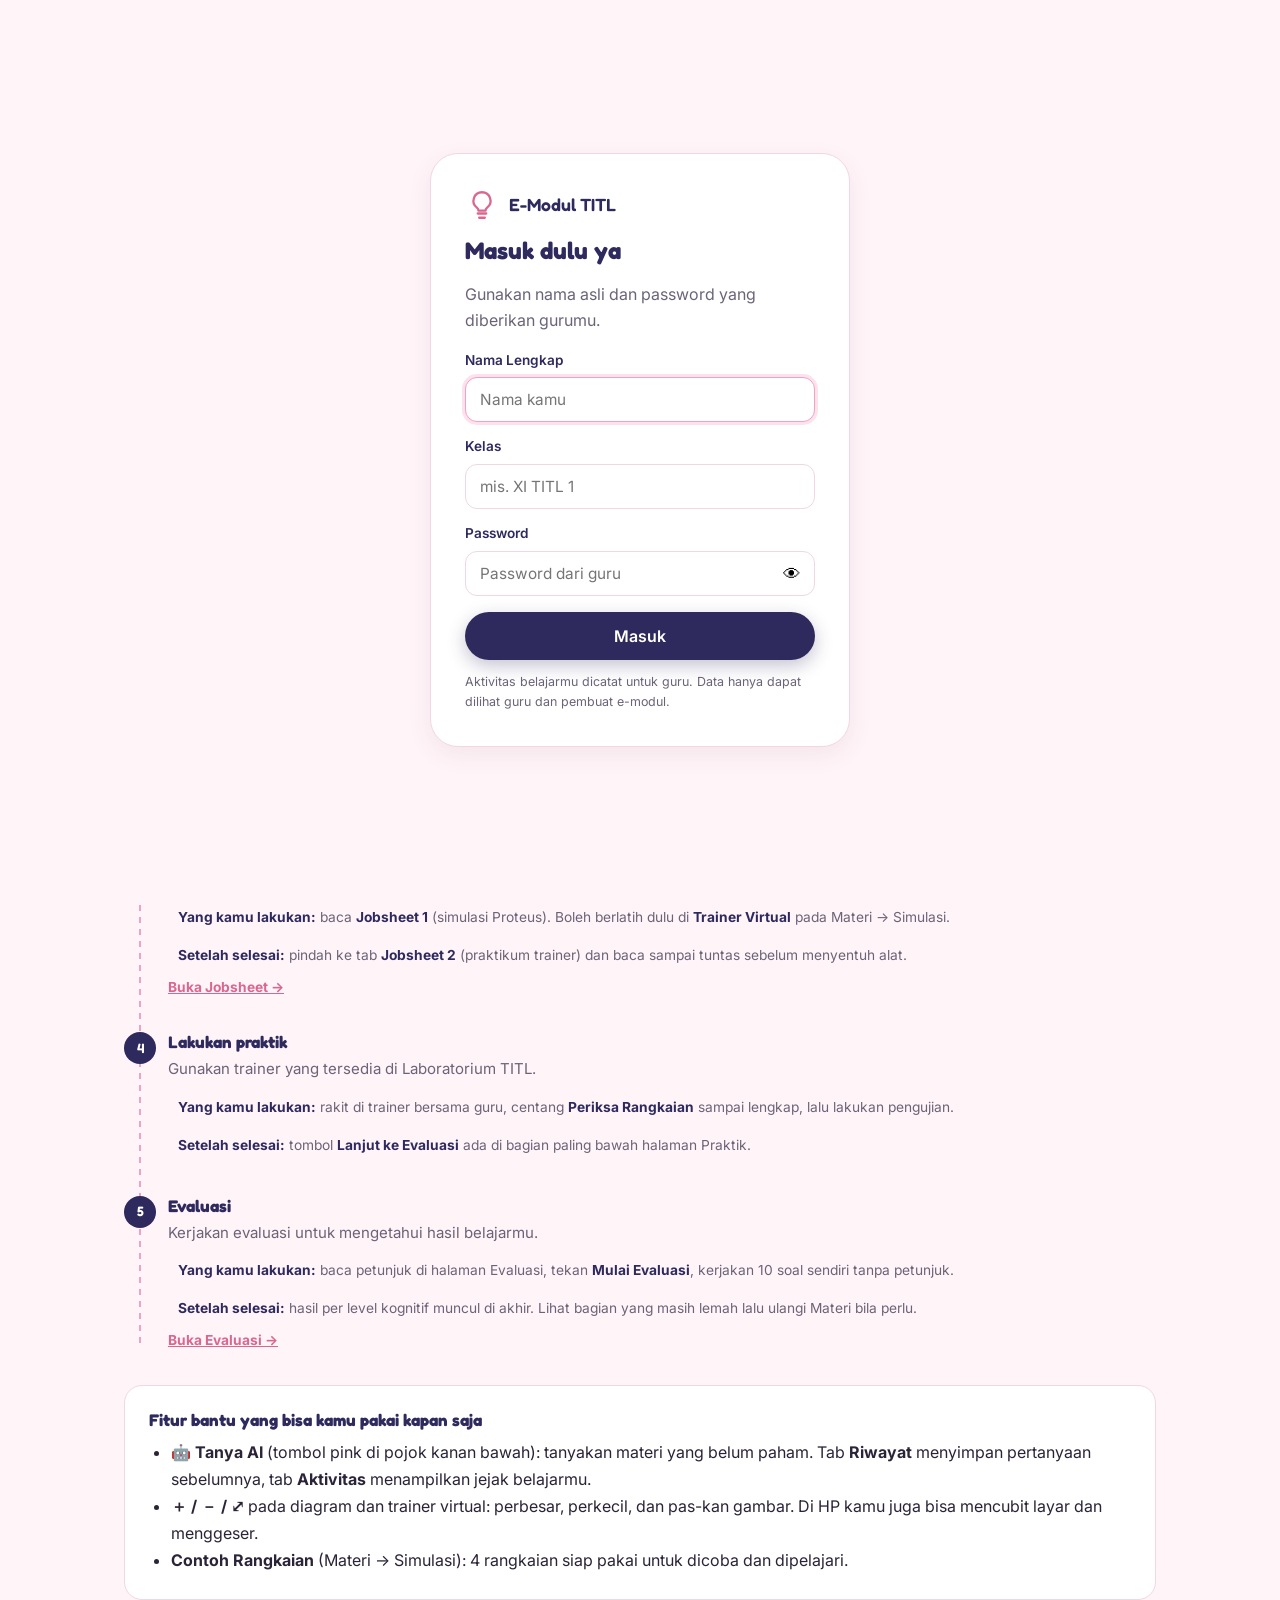
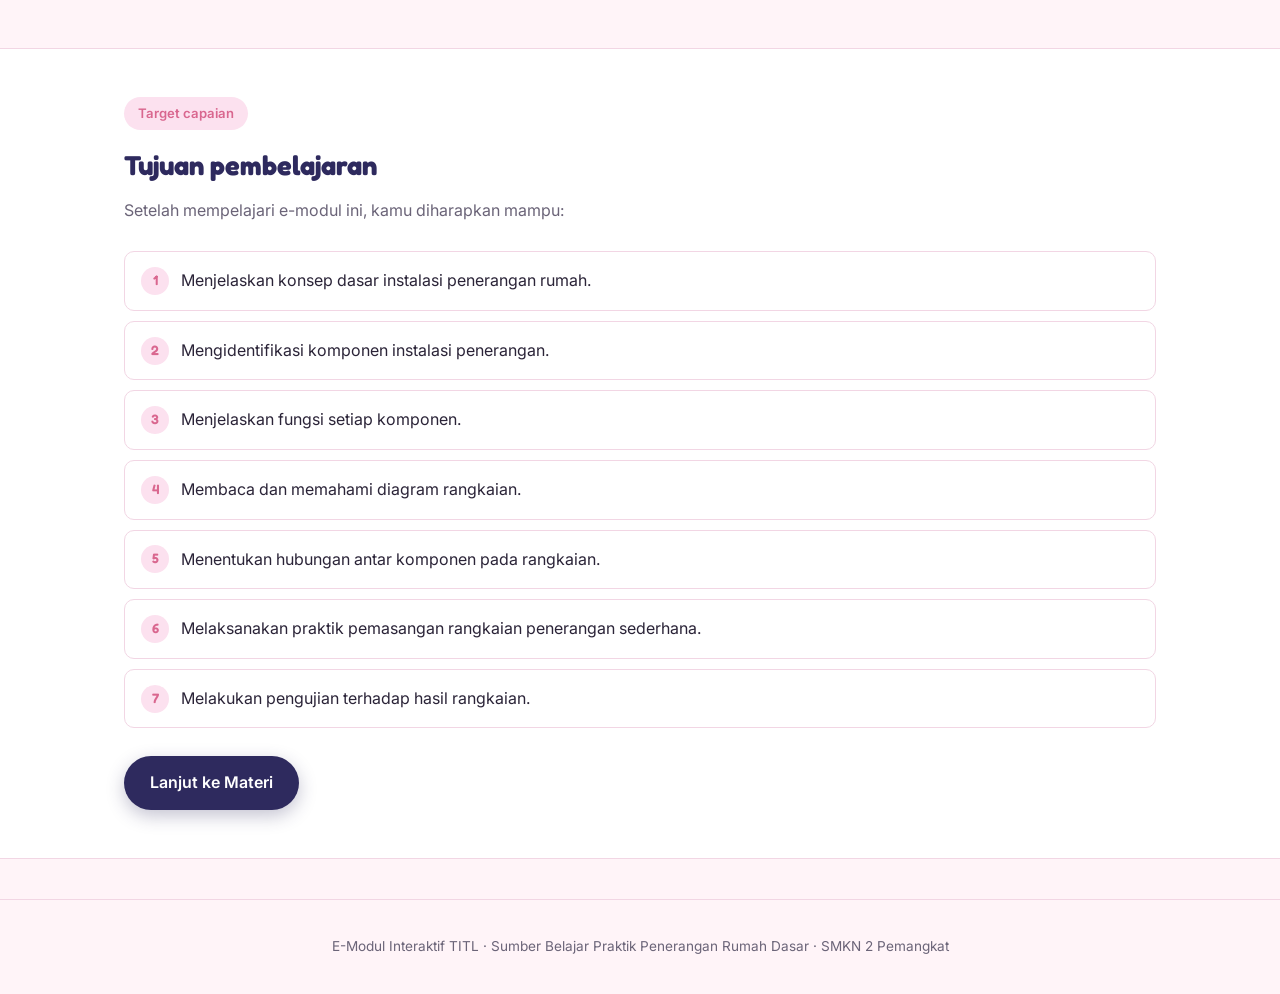
<file: petunjuk.html>
<!DOCTYPE html>
<html lang="id">
<head>
<meta charset="UTF-8">
<meta name="viewport" content="width=device-width, initial-scale=1.0">
<title>Petunjuk & Tujuan — E-Modul TITL</title>
<link rel="stylesheet" href="css/style.css?v=2">
<link rel="stylesheet" href="css/extra.css?v=2">
</head>
<body>

<header class="site-header">
  <nav class="navbar">
    <a href="index.html" class="brand">
      <svg class="bulb" viewBox="0 0 24 24" fill="none"><path d="M9 18h6M10 21h4M12 3a6 6 0 00-3.6 10.8c.6.45 1.1 1.2 1.1 2.2h5c0-1 .5-1.75 1.1-2.2A6 6 0 0012 3z" stroke="#D9678F" stroke-width="1.6" stroke-linecap="round" stroke-linejoin="round"/></svg>
      E-Modul TITL
    </a>
    <button class="nav-toggle" aria-label="Buka menu"></button>
    <div class="nav-links">
      <a href="index.html">Beranda</a>
      <a href="materi.html">Materi</a>
      <a href="jobsheet.html">Praktik</a>
      <a href="latihan.html">Latihan</a>
      <a href="evaluasi.html">Evaluasi</a>
    </div>
  </nav>
</header>

<main>
  <section class="section">
    <div class="wrap">
      <div class="section-head">
        <span class="eyebrow-tag">Mulai di sini</span>
        <h2>Cara menggunakan e-modul</h2>
        <p>Lima langkah ini memandu perjalanan belajarmu dari membaca materi sampai evaluasi akhir. Ikuti urutannya dari atas ke bawah. Di setiap halaman ada bilah <strong>Langkah 1–5</strong> di bawah menu yang menunjukkan posisimu dan apa yang harus dilakukan.</p>
      </div>
      <div class="rail">
        <div class="rail-step" data-n="1"><h3>Pelajari materi</h3><p>Baca materi dan amati ilustrasi rangkaian pada halaman Materi.</p>
          <div class="step-extra">
            <span><b>Yang kamu lakukan:</b> buka keenam tab satu per satu (Dasar, Komponen, Simbol, Pahami Rangkaian, Simulasi, Video). Tab yang sudah dibuka diberi tanda ✓.</span>
            <span><b>Setelah selesai:</b> tekan tombol <b>Lanjut ke Latihan</b> di bagian bawah halaman Materi.</span>
            <a href="materi.html">Buka Materi →</a>
          </div></div>
        <div class="rail-step" data-n="2"><h3>Coba latihan</h3><p>Jawab pertanyaan singkat untuk mengetahui pemahamanmu.</p>
          <div class="step-extra">
            <span><b>Yang kamu lakukan:</b> jawab 10 soal. Boleh memakai tombol petunjuk, dan setiap soal punya penjelasan.</span>
            <span><b>Setelah selesai:</b> lihat skormu, lalu tekan <b>Lanjut ke Jobsheet</b>. Skor rendah? Ulangi Materi atau tanyakan ke Asisten AI.</span>
            <a href="latihan.html">Buka Latihan →</a>
          </div></div>
        <div class="rail-step" data-n="3"><h3>Pelajari jobsheet</h3><p>Ikuti langkah kerja praktik secara sistematis.</p>
          <div class="step-extra">
            <span><b>Yang kamu lakukan:</b> baca <b>Jobsheet 1</b> (simulasi Proteus). Boleh berlatih dulu di <b>Trainer Virtual</b> pada Materi → Simulasi.</span>
            <span><b>Setelah selesai:</b> pindah ke tab <b>Jobsheet 2</b> (praktikum trainer) dan baca sampai tuntas sebelum menyentuh alat.</span>
            <a href="jobsheet.html">Buka Jobsheet →</a>
          </div></div>
        <div class="rail-step" data-n="4"><h3>Lakukan praktik</h3><p>Gunakan trainer yang tersedia di Laboratorium TITL.</p>
          <div class="step-extra">
            <span><b>Yang kamu lakukan:</b> rakit di trainer bersama guru, centang <b>Periksa Rangkaian</b> sampai lengkap, lalu lakukan pengujian.</span>
            <span><b>Setelah selesai:</b> tombol <b>Lanjut ke Evaluasi</b> ada di bagian paling bawah halaman Praktik.</span>
          </div></div>
        <div class="rail-step" data-n="5"><h3>Evaluasi</h3><p>Kerjakan evaluasi untuk mengetahui hasil belajarmu.</p>
          <div class="step-extra">
            <span><b>Yang kamu lakukan:</b> baca petunjuk di halaman Evaluasi, tekan <b>Mulai Evaluasi</b>, kerjakan 10 soal sendiri tanpa petunjuk.</span>
            <span><b>Setelah selesai:</b> hasil per level kognitif muncul di akhir. Lihat bagian yang masih lemah lalu ulangi Materi bila perlu.</span>
            <a href="evaluasi.html">Buka Evaluasi →</a>
          </div></div>
      </div>
      <div class="info-card" style="margin-top:34px;">
        <h3>Fitur bantu yang bisa kamu pakai kapan saja</h3>
        <ul style="padding-left:22px;line-height:1.7;margin:8px 0 0;">
          <li><b>🤖 Tanya AI</b> (tombol pink di pojok kanan bawah): tanyakan materi yang belum paham. Tab <b>Riwayat</b> menyimpan pertanyaan sebelumnya, tab <b>Aktivitas</b> menampilkan jejak belajarmu.</li>
          <li><b>＋ / － / ⤢</b> pada diagram dan trainer virtual: perbesar, perkecil, dan pas-kan gambar. Di HP kamu juga bisa mencubit layar dan menggeser.</li>
          <li><b>Contoh Rangkaian</b> (Materi → Simulasi): 4 rangkaian siap pakai untuk dicoba dan dipelajari.</li>
        </ul>
      </div>
    </div>
  </section>

  <section class="section section-alt">
    <div class="wrap">
      <div class="section-head">
        <span class="eyebrow-tag">Target capaian</span>
        <h2>Tujuan pembelajaran</h2>
        <p>Setelah mempelajari e-modul ini, kamu diharapkan mampu:</p>
      </div>
      <ol class="goal-list">
        <li>Menjelaskan konsep dasar instalasi penerangan rumah.</li>
        <li>Mengidentifikasi komponen instalasi penerangan.</li>
        <li>Menjelaskan fungsi setiap komponen.</li>
        <li>Membaca dan memahami diagram rangkaian.</li>
        <li>Menentukan hubungan antar komponen pada rangkaian.</li>
        <li>Melaksanakan praktik pemasangan rangkaian penerangan sederhana.</li>
        <li>Melakukan pengujian terhadap hasil rangkaian.</li>
      </ol>
      <div class="btn-row" style="margin-top:28px;">
        <a href="materi.html" class="btn btn-primary">Lanjut ke Materi</a>
      </div>
    </div>
  </section>
</main>

<footer class="site-footer">
  <div class="wrap">E-Modul Interaktif TITL · Sumber Belajar Praktik Penerangan Rumah Dasar · SMKN 2 Pemangkat</div>
</footer>

<script>const PAGE_TAHAP = 'Petunjuk';</script>
<script src="js/config.js?v=2"></script>
<script src="js/main.js?v=2"></script>
<script src="js/sound.js?v=2"></script>
<script src="js/tracking.js?v=2"></script>
<script src="js/guide.js?v=2"></script>
<script src="js/chat.js?v=2"></script>
</body>
</html>
</file>
<file: css/style.css>
@import url('https://fonts.googleapis.com/css2?family=Fredoka:wght@500;600;700&family=Inter:wght@400;500;600;700&display=swap');

:root{
  --pink-bg:#FFF4F8;
  --pink-soft:#FCE1EF;
  --pink:#F2A0C4;
  --pink-deep:#D9678F;
  --indigo:#2E2A5E;
  --indigo-soft:#4A4580;
  --teal:#159E93;
  --amber:#E8A23D;
  --red:#D65B5B;
  --ink:#2B2438;
  --ink-soft:#6B6478;
  --paper:#FFFFFF;
  --line:#F2D6E4;
  --radius-s:10px;
  --radius-m:18px;
  --radius-l:28px;
  --shadow: 0 8px 24px rgba(120, 60, 95, 0.08);
}

*{box-sizing:border-box;}
html{scroll-behavior:smooth;}
body{
  margin:0;
  font-family:'Inter',sans-serif;
  background:var(--pink-bg);
  color:var(--ink);
  line-height:1.6;
  -webkit-font-smoothing:antialiased;
}
h1,h2,h3,h4{
  font-family:'Fredoka',sans-serif;
  color:var(--indigo);
  line-height:1.25;
  margin:0 0 .5em 0;
}
a{color:inherit;text-decoration:none;}
img{max-width:100%;display:block;}
button{font-family:inherit;cursor:pointer;}
:focus-visible{outline:3px solid var(--teal);outline-offset:2px;}

.wrap{max-width:1080px;margin:0 auto;padding:0 24px;}

/* ---------- NAVBAR ---------- */
.site-header{
  position:sticky;top:0;z-index:50;
  background:rgba(255,244,248,0.9);
  backdrop-filter:blur(10px);
  border-bottom:1px solid var(--line);
}
.navbar{
  max-width:1080px;margin:0 auto;padding:14px 24px;
  display:flex;align-items:center;justify-content:space-between;
}
.brand{display:flex;align-items:center;gap:10px;font-family:'Fredoka';font-weight:600;font-size:1.1rem;color:var(--indigo);}
.brand .bulb{width:30px;height:30px;flex:none;}
.nav-links{display:flex;gap:6px;align-items:center;}
.nav-links a{
  padding:9px 16px;border-radius:999px;font-weight:600;font-size:.93rem;color:var(--indigo-soft);
  transition:background .15s,color .15s;
}
.nav-links a:hover{background:var(--pink-soft);color:var(--indigo);}
.nav-links a.active{background:var(--indigo);color:#fff;}
.nav-toggle{display:none;background:none;border:none;padding:8px;}
.nav-toggle span,.nav-toggle::before,.nav-toggle::after{content:'';display:block;width:22px;height:2.5px;background:var(--indigo);border-radius:2px;margin:5px 0;transition:.2s;}

@media (max-width:760px){
  .nav-toggle{display:block;}
  .nav-links{
    position:absolute;top:100%;left:0;right:0;
    background:var(--paper);flex-direction:column;align-items:stretch;
    padding:10px 16px 16px;gap:2px;border-bottom:1px solid var(--line);
    display:none;
  }
  .nav-links.open{display:flex;}
  .nav-links a{padding:12px 14px;}
}

/* ---------- BUTTONS ---------- */
.btn{
  display:inline-flex;align-items:center;gap:8px;
  padding:14px 26px;border-radius:999px;border:none;
  font-weight:600;font-size:1rem;
  transition:transform .12s ease, box-shadow .12s ease;
}
.btn:active{transform:scale(.97);}
.btn-primary{background:var(--indigo);color:#fff;box-shadow:0 6px 18px rgba(46,42,94,.28);}
.btn-primary:hover{box-shadow:0 8px 22px rgba(46,42,94,.36);}
.btn-pink{background:var(--pink);color:var(--indigo);box-shadow:0 6px 18px rgba(217,103,143,.25);}
.btn-pink:hover{background:var(--pink-deep);color:#fff;}
.btn-ghost{background:transparent;color:var(--indigo);border:2px solid var(--indigo);}
.btn-ghost:hover{background:var(--indigo);color:#fff;}
.btn-sm{padding:9px 18px;font-size:.9rem;}
.btn[disabled]{opacity:.4;cursor:not-allowed;}
.btn-row{display:flex;gap:12px;flex-wrap:wrap;}

/* ---------- HERO ---------- */
.hero{padding:64px 0 40px;}
.hero-grid{display:grid;grid-template-columns:1.1fr 1fr;gap:40px;align-items:center;}
.eyebrow-tag{
  display:inline-flex;align-items:center;gap:8px;background:var(--pink-soft);color:var(--pink-deep);
  padding:6px 14px;border-radius:999px;font-weight:600;font-size:.82rem;margin-bottom:18px;
}
.hero h1{font-size:2.5rem;max-width:11ch;}
.hero p.lead{font-size:1.08rem;color:var(--ink-soft);max-width:46ch;margin-bottom:26px;}
@media(max-width:760px){
  .hero-grid{grid-template-columns:1fr;}
  .hero h1{font-size:1.9rem;max-width:none;}
}

/* ---------- SECTIONS ---------- */
.section{padding:48px 0;}
.section-head{margin-bottom:28px;}
.section-head h2{font-size:1.7rem;}
.section-head p{color:var(--ink-soft);max-width:60ch;}
.section-alt{background:var(--paper);border-top:1px solid var(--line);border-bottom:1px solid var(--line);}

/* ---------- INFO CARDS (3 col) ---------- */
.info-grid{display:grid;grid-template-columns:repeat(3,1fr);gap:18px;}
.info-card{
  background:var(--paper);border:1px solid var(--line);border-radius:var(--radius-m);
  padding:24px;
}
.info-card .ic{width:42px;height:42px;margin-bottom:14px;}
.info-card h3{font-size:1.05rem;margin-bottom:6px;}
.info-card p{color:var(--ink-soft);font-size:.93rem;margin:0;}
@media(max-width:760px){.info-grid{grid-template-columns:1fr;}}

/* ---------- CHECKLIST LEARN LIST ---------- */
.learn-list{list-style:none;margin:0;padding:0;display:grid;grid-template-columns:1fr 1fr;gap:12px 24px;}
.learn-list li{display:flex;gap:10px;align-items:flex-start;font-size:.96rem;}
.learn-list li::before{
  content:'';flex:none;width:20px;height:20px;margin-top:2px;border-radius:6px;
  background:var(--teal);
  -webkit-mask:url("data:image/svg+xml,%3Csvg xmlns='http://www.w3.org/2000/svg' viewBox='0 0 24 24' fill='none' stroke='white' stroke-width='3'%3E%3Cpath d='M4 12l5 5L20 6'/%3E%3C/svg%3E") no-repeat center/70%;
}
@media(max-width:600px){.learn-list{grid-template-columns:1fr;}}

/* ---------- TIMELINE (Petunjuk) ---------- */
.rail{position:relative;padding-left:44px;}
.rail::before{content:'';position:absolute;left:15px;top:6px;bottom:6px;width:2px;background:repeating-linear-gradient(var(--pink) 0 6px, transparent 6px 12px);}
.rail-step{position:relative;padding-bottom:34px;}
.rail-step:last-child{padding-bottom:0;}
.rail-step::before{
  content:attr(data-n);
  position:absolute;left:-44px;top:0;width:32px;height:32px;border-radius:50%;
  background:var(--indigo);color:#fff;font-family:'Fredoka';font-weight:600;font-size:.85rem;
  display:flex;align-items:center;justify-content:center;
}
.rail-step h3{font-size:1.05rem;margin-bottom:4px;}
.rail-step p{margin:0;color:var(--ink-soft);font-size:.94rem;}

/* ---------- TUJUAN LIST ---------- */
.goal-list{list-style:none;margin:0;padding:0;counter-reset:goal;}
.goal-list li{
  counter-increment:goal;position:relative;padding:16px 20px 16px 56px;
  background:var(--paper);border:1px solid var(--line);border-radius:var(--radius-s);margin-bottom:10px;
}
.goal-list li::before{
  content:counter(goal);position:absolute;left:16px;top:50%;transform:translateY(-50%);
  width:28px;height:28px;border-radius:50%;background:var(--pink-soft);color:var(--pink-deep);
  font-family:'Fredoka';font-weight:600;display:flex;align-items:center;justify-content:center;font-size:.85rem;
}

/* ---------- TABS ---------- */
.tabs{display:flex;gap:8px;flex-wrap:wrap;margin-bottom:28px;border-bottom:1px solid var(--line);padding-bottom:2px;}
.tab-btn{
  background:none;border:none;padding:10px 6px;font-weight:600;color:var(--ink-soft);
  border-bottom:3px solid transparent;font-size:.98rem;
}
.tab-btn.active{color:var(--indigo);border-color:var(--pink);}
.tab-panel{display:none;}
.tab-panel.active{display:block;animation:fade .25s ease;}
@keyframes fade{from{opacity:0;transform:translateY(4px);}to{opacity:1;transform:none;}}

/* ---------- COMPONENT CARDS (Materi 2) ---------- */
.comp-grid{display:grid;grid-template-columns:repeat(4,1fr);gap:14px;}
.comp-card{
  background:var(--paper);border:1px solid var(--line);border-radius:var(--radius-m);
  padding:20px 14px;text-align:center;transition:border-color .15s, transform .15s;
}
.comp-card:hover{border-color:var(--pink);transform:translateY(-3px);}
.comp-card .ic{width:38px;height:38px;margin:0 auto 10px;}
.comp-card span{font-weight:600;font-size:.9rem;}
@media(max-width:760px){.comp-grid{grid-template-columns:repeat(2,1fr);}}

/* ---------- MODAL ---------- */
.modal-overlay{
  position:fixed;inset:0;background:rgba(43,36,56,.45);display:none;
  align-items:center;justify-content:center;padding:20px;z-index:100;
}
.modal-overlay.open{display:flex;}
.modal-box{
  background:var(--paper);border-radius:var(--radius-l);max-width:440px;width:100%;
  padding:30px;position:relative;box-shadow:0 20px 50px rgba(0,0,0,.2);
}
.modal-close{position:absolute;top:16px;right:16px;background:var(--pink-soft);border:none;width:32px;height:32px;border-radius:50%;font-size:1.1rem;color:var(--indigo);}
.modal-box .ic-lg{width:52px;height:52px;margin-bottom:14px;}
.modal-box dl{margin:14px 0 0;}
.modal-box dt{font-weight:700;color:var(--indigo-soft);font-size:.82rem;text-transform:uppercase;letter-spacing:.03em;margin-top:12px;}
.modal-box dd{margin:2px 0 0;color:var(--ink);}

/* ---------- SYMBOL FLOW (Kenali Simbol) ---------- */
.symbol-grid{display:grid;grid-template-columns:repeat(3,1fr);gap:16px;}
.symbol-card{background:var(--paper);border:1px solid var(--line);border-radius:var(--radius-m);padding:18px;text-align:center;}
.symbol-card .sym-box{
  background:var(--pink-bg);border:1.5px dashed var(--pink);border-radius:var(--radius-s);
  padding:16px;margin-bottom:12px;
}
.symbol-card .sym-box svg{width:56px;height:56px;}
.symbol-card h4{font-size:.98rem;margin-bottom:4px;}
.symbol-card p{font-size:.85rem;color:var(--ink-soft);margin:0;}
@media(max-width:760px){.symbol-grid{grid-template-columns:1fr 1fr;}}

/* ---------- CIRCUIT DIAGRAM ---------- */
.circuit-panel{
  background:var(--indigo);border-radius:var(--radius-l);padding:34px;color:#fff;
  display:grid;grid-template-columns:1fr 1fr;gap:30px;align-items:center;
}
@media(max-width:800px){.circuit-panel{grid-template-columns:1fr;}}
.circuit-svg-wrap{background:rgba(255,255,255,.06);border-radius:var(--radius-m);padding:20px;}
.circuit-info h3{color:#fff;}
.circuit-info p{color:rgba(255,255,255,.75);font-size:.95rem;}
#circuitInfoBox{
  background:rgba(255,255,255,.1);border-radius:var(--radius-s);padding:14px 16px;margin-top:14px;
  font-size:.92rem;min-height:52px;
}
.node-clickable{cursor:pointer;}
.node-clickable:hover rect, .node-clickable:hover circle{stroke:var(--pink);stroke-width:3;}

/* ---------- SIMULATION ---------- */
.sim-panel{background:var(--paper);border:1px solid var(--line);border-radius:var(--radius-l);padding:28px;}
.sim-comp-row{display:flex;gap:10px;flex-wrap:wrap;margin:16px 0;}
.sim-comp{
  background:var(--pink-soft);border:2px solid transparent;border-radius:999px;padding:9px 18px;
  font-weight:600;font-size:.9rem;color:var(--pink-deep);
}
.sim-comp.picked{background:var(--indigo);color:#fff;}
.sim-slots{display:flex;gap:10px;flex-wrap:wrap;align-items:center;margin:18px 0;}
.sim-slot{
  min-width:110px;height:46px;border:2px dashed var(--line);border-radius:var(--radius-s);
  display:flex;align-items:center;justify-content:center;font-size:.85rem;color:var(--ink-soft);font-weight:600;background:var(--pink-bg);
}
.sim-slot.filled{border-style:solid;border-color:var(--indigo);background:var(--indigo);color:#fff;}
.sim-arrow{color:var(--pink-deep);font-weight:700;}
.result-box{margin-top:16px;padding:14px 18px;border-radius:var(--radius-s);font-weight:600;display:none;}
.result-box.show{display:block;}
.result-ok{background:#E4F6E9;color:#227A47;}
.result-bad{background:#FBE7E7;color:var(--red);}

/* ---------- JOBSHEET ---------- */
.job-meta{display:grid;grid-template-columns:repeat(2,1fr);gap:16px;margin-bottom:26px;}
.job-meta .box{background:var(--paper);border:1px solid var(--line);border-radius:var(--radius-m);padding:20px;}
.job-meta h4{margin-bottom:10px;font-size:.95rem;color:var(--indigo-soft);text-transform:uppercase;letter-spacing:.03em;}
.job-meta ul{margin:0;padding-left:18px;color:var(--ink-soft);font-size:.92rem;}
.safety-note{
  background:#FFF4E4;border:1px solid #F3D9A6;color:#8A5A11;border-radius:var(--radius-s);
  padding:14px 18px;font-size:.9rem;font-weight:600;display:flex;gap:10px;align-items:flex-start;margin-bottom:26px;
}
.stepper{background:var(--paper);border:1px solid var(--line);border-radius:var(--radius-l);padding:32px;}
.stepper-head{display:flex;justify-content:space-between;align-items:center;margin-bottom:18px;}
.stepper-head .step-count{font-weight:700;color:var(--pink-deep);font-size:.9rem;}
.progress-track{height:6px;background:var(--pink-soft);border-radius:99px;margin-bottom:26px;overflow:hidden;}
.progress-fill{height:100%;background:var(--pink);border-radius:99px;transition:width .3s ease;}
.step-view{display:flex;gap:24px;align-items:center;}
.step-illust{flex:none;width:120px;height:120px;background:var(--pink-bg);border-radius:var(--radius-m);display:flex;align-items:center;justify-content:center;}
.step-illust svg{width:64px;height:64px;}
.step-text h3{font-size:1.15rem;}
.step-text p{color:var(--ink-soft);margin:0;}
@media(max-width:600px){.step-view{flex-direction:column;text-align:center;}}

/* checklist */
.check-list{list-style:none;margin:0;padding:0;}
.check-item{
  display:flex;gap:12px;align-items:center;background:var(--paper);border:1px solid var(--line);
  border-radius:var(--radius-s);padding:14px 16px;margin-bottom:10px;cursor:pointer;font-weight:500;
}
.check-item input{width:20px;height:20px;accent-color:var(--indigo);flex:none;}
.check-item.checked{border-color:var(--teal);background:#F1FBF9;}

/* troubleshooting */
.trouble-card{background:var(--paper);border:1px solid var(--line);border-radius:var(--radius-m);padding:22px;margin-bottom:14px;}
.trouble-card h4{margin-bottom:10px;}
.trouble-card ol{margin:0;padding-left:20px;color:var(--ink-soft);}
.trouble-tip{background:var(--pink-soft);color:var(--pink-deep);border-radius:var(--radius-s);padding:12px 16px;margin-top:12px;font-weight:600;font-size:.9rem;}

/* ---------- QUIZ ---------- */
.quiz-card{background:var(--paper);border:1px solid var(--line);border-radius:var(--radius-l);padding:30px;}
.quiz-progress{display:flex;justify-content:space-between;font-size:.85rem;color:var(--ink-soft);margin-bottom:8px;font-weight:600;}
.quiz-type-tag{display:inline-block;background:var(--pink-soft);color:var(--pink-deep);padding:4px 12px;border-radius:999px;font-size:.78rem;font-weight:700;margin-bottom:14px;}
.quiz-question{font-size:1.2rem;margin-bottom:20px;font-family:'Fredoka';color:var(--indigo);}
.quiz-options{display:grid;gap:10px;}
.quiz-opt{
  text-align:left;background:var(--pink-bg);border:2px solid transparent;border-radius:var(--radius-s);
  padding:14px 16px;font-size:.96rem;font-weight:500;color:var(--ink);
}
.quiz-opt:hover{border-color:var(--pink);}
.quiz-opt.correct{background:#E4F6E9;border-color:#3FA463;color:#1D5E36;}
.quiz-opt.wrong{background:#FBE7E7;border-color:var(--red);color:#8C2F2F;}
.quiz-feedback{margin-top:16px;padding:14px 16px;border-radius:var(--radius-s);font-weight:600;display:none;}
.quiz-feedback.show{display:block;}
.match-grid{display:grid;grid-template-columns:1fr 1fr;gap:24px;}
.match-col h5{font-size:.85rem;text-transform:uppercase;color:var(--ink-soft);margin-bottom:10px;}
.match-item{
  background:var(--pink-bg);border:2px solid transparent;border-radius:var(--radius-s);
  padding:12px 14px;margin-bottom:8px;font-weight:600;font-size:.92rem;
}
.match-item.selected{border-color:var(--indigo);}
.match-item.matched{background:#E4F6E9;color:#1D5E36;}
.match-item.wrong-flash{background:#FBE7E7;}
@media(max-width:600px){.match-grid{grid-template-columns:1fr;}}

/* ---------- EVALUASI RESULT ---------- */
.score-panel{background:var(--indigo);border-radius:var(--radius-l);padding:36px;color:#fff;text-align:center;}
.score-num{font-family:'Fredoka';font-size:3.2rem;font-weight:700;}
.indicator-list{margin-top:24px;display:grid;gap:14px;text-align:left;}
.indicator-row{display:grid;grid-template-columns:110px 1fr 42px;gap:12px;align-items:center;font-size:.9rem;}
.indicator-track{height:8px;background:rgba(255,255,255,.2);border-radius:99px;overflow:hidden;}
.indicator-fill{height:100%;background:var(--pink);border-radius:99px;}

/* ---------- FOOTER ---------- */
.site-footer{padding:36px 0;text-align:center;color:var(--ink-soft);font-size:.85rem;border-top:1px solid var(--line);margin-top:40px;}

/* ---------- SCROLL REVEAL ---------- */
.reveal{opacity:0;transform:translateY(16px);transition:opacity .55s ease, transform .55s ease;}
.reveal-in{opacity:1;transform:none;}
@media (prefers-reduced-motion: reduce){
  .reveal{opacity:1;transform:none;transition:none;}
}

/* ---------- HINT (petunjuk opsional) ---------- */
.hint-btn{
  background:none;border:none;color:var(--pink-deep);font-weight:700;font-size:.85rem;
  padding:6px 0;display:inline-flex;align-items:center;gap:6px;margin-bottom:10px;
}
.hint-box{
  display:none;background:var(--pink-soft);color:var(--pink-deep);border-radius:var(--radius-s);
  padding:12px 16px;font-size:.9rem;font-weight:500;margin-bottom:16px;
}
.hint-box.show{display:block;animation:fade .2s ease;}

/* ---------- GLOWING LAMP (simulasi sukses) ---------- */
.lamp-glow{filter:drop-shadow(0 0 0 rgba(232,162,61,0));transition:filter .4s ease;}
.lamp-glow.on{filter:drop-shadow(0 0 14px rgba(232,162,61,.85));}
@keyframes pulseGlow{
  0%,100%{filter:drop-shadow(0 0 8px rgba(232,162,61,.6));}
  50%{filter:drop-shadow(0 0 18px rgba(232,162,61,1));}
}
.lamp-glow.on svg{animation:pulseGlow 1.4s ease-in-out infinite;}

/* ---------- VIDEO ---------- */
.video-wrap{
  position:relative;background:var(--indigo);border-radius:var(--radius-l);overflow:hidden;
  aspect-ratio:16/9;display:flex;align-items:center;justify-content:center;
}
.video-wrap video{width:100%;height:100%;object-fit:cover;display:block;}
.video-placeholder{color:rgba(255,255,255,.75);text-align:center;padding:30px;font-size:.92rem;}
.video-placeholder svg{width:44px;height:44px;margin:0 auto 12px;opacity:.7;}

/* ---------- MISC ---------- */
.center{text-align:center;}
.muted{color:var(--ink-soft);}
.divider-dot{color:var(--pink);}
</file>
<file: css/extra.css>
/* ====== EXTRA — fitur revisi (login, audio, kuis C1-C6, diagram, simulator, jobsheet PDF) ====== */

/* ---------- LOGIN ---------- */
.login-screen{position:fixed;inset:0;z-index:1000;background:var(--pink-bg);display:flex;align-items:center;justify-content:center;padding:20px;overflow:auto;}
.login-card{background:var(--paper);border:1px solid var(--line);border-radius:var(--radius-l);box-shadow:var(--shadow);padding:34px;width:100%;max-width:420px;}
.login-brand{display:flex;align-items:center;gap:10px;font-family:'Fredoka';font-weight:600;color:var(--indigo);font-size:1.1rem;margin-bottom:14px;}
.login-card h2{font-size:1.5rem;margin-bottom:4px;}
.login-card label{display:block;font-weight:600;font-size:.85rem;color:var(--indigo);margin:14px 0 6px;}
.login-card input{width:100%;padding:12px 14px;border-radius:12px;border:1.5px solid var(--line);font-family:inherit;font-size:.96rem;background:#fff;}
.login-card input:focus{outline:none;border-color:var(--pink);box-shadow:0 0 0 3px rgba(242,160,196,.3);}
.pass-row{position:relative;}
.pass-row input{padding-right:46px;}
.pass-row button{position:absolute;right:6px;top:50%;transform:translateY(-50%);background:none;border:none;font-size:1.1rem;padding:6px 8px;}
.login-msg{display:none;margin:14px 0 4px;padding:10px 14px;border-radius:10px;background:#FBE7E7;color:#8C2F2F;font-size:.88rem;font-weight:600;}
.login-msg.show{display:block;}
.login-card .btn{margin-top:16px;}

/* ---------- TOMBOL AUDIO NAVBAR ---------- */
.nav-icon-btn{background:none;border:none;font-size:1.05rem;padding:9px 10px;border-radius:999px;}
.nav-icon-btn:hover{background:var(--pink-soft);}
.nav-icon-btn.muted{opacity:.55;}

/* ---------- KUIS ---------- */
.quiz-meta{display:flex;gap:8px;align-items:center;flex-wrap:wrap;margin-bottom:14px;}
.quiz-meta .quiz-type-tag{margin-bottom:0;}
.bloom-chip{display:inline-block;padding:4px 12px;border-radius:999px;font-size:.78rem;font-weight:700;border:1px solid;}
.quiz-opt.selected{border-color:var(--indigo);background:#ECE9F8;}
.symbol-view{background:var(--pink-bg);border:1.5px dashed var(--pink);border-radius:14px;padding:18px;margin-bottom:18px;width:120px;}
.order-wrap{display:grid;grid-template-columns:1fr 1fr;gap:20px;margin-bottom:12px;}
.order-col h5{font-size:.8rem;text-transform:uppercase;color:var(--ink-soft);margin:0 0 10px;letter-spacing:.03em;}
.order-pool{display:grid;gap:8px;}
.order-answer{margin:0;padding-left:22px;display:grid;gap:8px;min-height:44px;}
.order-answer li::marker{font-weight:700;color:var(--pink-deep);}
.order-item{width:100%;text-align:left;background:var(--pink-bg);border:2px solid transparent;border-radius:var(--radius-s);padding:10px 12px;font-size:.9rem;font-weight:500;color:var(--ink);}
.order-item:hover{border-color:var(--pink);}
.order-item.picked{background:#ECE9F8;border-color:var(--indigo-soft);}
.order-item.correct{background:#E4F6E9;border-color:#3FA463;color:#1D5E36;}
.order-item.wrong{background:#FBE7E7;border-color:var(--red);color:#8C2F2F;}
@media(max-width:640px){.order-wrap{grid-template-columns:1fr;}}
.res-h{margin:22px 0 10px;color:#fff;font-size:.95rem;text-align:left;}
.score-panel .indicator-row{grid-template-columns:150px 1fr 44px;}

/* ---------- DIAGRAM + NARATOR ---------- */
.seg{display:inline-flex;background:rgba(255,255,255,.12);border-radius:999px;padding:3px;margin-bottom:14px;flex-wrap:wrap;}
.seg button{background:none;border:none;color:rgba(255,255,255,.75);padding:7px 14px;border-radius:999px;font-weight:600;font-size:.85rem;}
.seg button.active{background:var(--pink);color:var(--indigo);}
.narr-controls{display:flex;gap:8px;flex-wrap:wrap;align-items:center;margin:12px 0;}
.narr-controls select{background:rgba(255,255,255,.14);color:#fff;border:1px solid rgba(255,255,255,.3);border-radius:999px;padding:7px 10px;font-family:inherit;font-size:.82rem;}
.narr-controls select option{color:#222;}
.step-chips{display:flex;gap:6px;flex-wrap:wrap;margin:8px 0;}
.step-chip{width:34px;height:34px;border-radius:50%;border:1.5px solid rgba(255,255,255,.4);background:none;color:#fff;font-weight:700;font-size:.85rem;}
.step-chip.active{background:var(--pink);border-color:var(--pink);color:var(--indigo);}
.step-chip.done{background:rgba(255,255,255,.18);}
.narr-caption{background:rgba(255,255,255,.1);border-radius:var(--radius-s);padding:14px 16px;font-size:.95rem;min-height:84px;line-height:1.55;}
.narr-caption .cap-tag{display:inline-block;font-size:.72rem;font-weight:700;letter-spacing:.04em;text-transform:uppercase;color:var(--pink);margin-bottom:4px;}
.narr-note{font-size:.78rem;color:rgba(255,255,255,.6);margin-top:8px;}
.speaking-dot{display:inline-block;width:8px;height:8px;border-radius:50%;background:var(--pink);margin-right:6px;animation:blink 1s infinite;}
@keyframes blink{50%{opacity:.25;}}
.dg-comp rect,.dg-comp circle.body{fill:#3A356F;stroke:#fff;stroke-width:1.5;transition:fill .3s,stroke .3s;}
.dg-comp text{fill:#fff;font-family:Fredoka,sans-serif;font-size:12px;text-anchor:middle;pointer-events:none;}
.dg-comp{cursor:pointer;}
.dg-comp.focus rect,.dg-comp.focus circle.body{fill:#5B4FA8;stroke:var(--pink);stroke-width:3;animation:pulseStroke 1.1s ease-in-out infinite;}
@keyframes pulseStroke{50%{stroke-width:5;}}
.dg-wire{fill:none;stroke:#8A84B8;stroke-width:3;stroke-linecap:round;stroke-linejoin:round;transition:stroke .4s;}
.dg-wire.live{stroke:var(--pink);filter:drop-shadow(0 0 4px rgba(242,160,196,.8));}
.dg-label{fill:#fff;font-family:Fredoka,sans-serif;font-size:13px;text-anchor:middle;}
.dg-label.focus{fill:var(--pink);font-weight:700;}
.dg-glow{fill:#E8A23D;opacity:0;transition:opacity .4s;}
.dg-glow.on{opacity:.75;}
.dg-dot{fill:#FFD54F;filter:drop-shadow(0 0 5px #FFD54F);}

/* ---------- SIMULATOR ---------- */
.sim-wrap{background:var(--paper);border:1px solid var(--line);border-radius:var(--radius-l);padding:22px;}
.sim-top{display:flex;gap:10px;flex-wrap:wrap;align-items:center;justify-content:space-between;margin-bottom:12px;}
.sim-levels{display:flex;gap:8px;flex-wrap:wrap;}
.sim-levels button{background:var(--pink-bg);border:2px solid transparent;border-radius:999px;padding:8px 16px;font-weight:600;font-size:.88rem;color:var(--indigo-soft);}
.sim-levels button.active{background:var(--indigo);color:#fff;}
.sim-levels button.done::after{content:' ✓';color:#7CE0A8;}
.sim-actions{display:flex;gap:8px;flex-wrap:wrap;}
.sim-goal{background:var(--pink-soft);color:var(--pink-deep);border-radius:var(--radius-s);padding:10px 14px;font-size:.9rem;font-weight:600;margin-bottom:12px;}
.sim-board-wrap{border-radius:var(--radius-m);overflow:hidden;border:2px solid #A7864F;position:relative;}
.sim-board-wrap svg{display:block;width:100%;height:auto;}
.sim-board-wrap.shake{animation:shake .45s;}
@keyframes shake{20%{transform:translateX(-6px);}40%{transform:translateX(6px);}60%{transform:translateX(-4px);}80%{transform:translateX(4px);}}
.terminal{cursor:pointer;}
.terminal .t-dot{fill:#E8A23D;stroke:#7A5A1A;stroke-width:2;transition:fill .15s;}
.terminal:hover .t-dot{fill:#FFD54F;}
.terminal.selected .t-dot{fill:var(--pink);stroke:var(--indigo);}
.terminal .t-ring{fill:none;stroke:var(--pink);stroke-width:3;opacity:0;}
.terminal.hinted .t-ring{opacity:1;animation:ringPulse 1s ease-in-out infinite;}
@keyframes ringPulse{50%{transform-box:fill-box;transform-origin:center;transform:scale(1.5);opacity:.3;}}
.t-label{font-family:Inter,sans-serif;font-size:11px;font-weight:700;fill:#2B2438;pointer-events:none;}
.wire-vis{fill:none;stroke-width:5;stroke-linecap:round;stroke-linejoin:round;pointer-events:none;}
.wire-hit{fill:none;stroke:transparent;stroke-width:16;cursor:pointer;}
.wire-g:hover .wire-vis{stroke-width:7;opacity:.85;}
.wire-vis.flow{stroke-dasharray:10 8;animation:flow .6s linear infinite;}
@keyframes flow{to{stroke-dashoffset:-18;}}
.toggle-hit{cursor:pointer;}
.lamp-bulb{transition:fill .25s;}
.sim-status{margin-top:12px;border-radius:var(--radius-s);padding:12px 16px;font-size:.92rem;font-weight:500;line-height:1.5;}
.sim-status strong{display:block;margin-bottom:2px;}
.sim-status.info{background:#EEF0FB;color:#34408A;}
.sim-status.ok{background:#E4F6E9;color:#1D5E36;}
.sim-status.warn{background:#FFF4E4;color:#8A5A11;}
.sim-status.bad{background:#FBE7E7;color:#8C2F2F;}
.sim-missions{display:flex;gap:8px;flex-wrap:wrap;margin-top:12px;}
.mission{font-size:.8rem;font-weight:600;border-radius:999px;padding:6px 12px;background:var(--pink-bg);color:var(--ink-soft);border:1px solid var(--line);}
.mission.ok{background:#E4F6E9;color:#1D5E36;border-color:#B9E3C6;}
.mission.ok::before{content:'✓ ';}
.mission:not(.ok)::before{content:'○ ';}
.sim-help{font-size:.82rem;color:var(--ink-soft);margin:10px 0 0;}

/* ---------- JOBSHEET PDF ---------- */
.pdf-box{border:1px solid var(--line);border-radius:var(--radius-m);overflow:hidden;background:var(--paper);}
.pdf-bar{display:flex;gap:10px;align-items:center;justify-content:space-between;flex-wrap:wrap;padding:12px 16px;background:var(--pink-soft);}
.pdf-bar strong{color:var(--indigo);}
.pdf-frame{width:100%;height:80vh;min-height:480px;border:none;display:block;background:#f4f4f4;}
.pdf-missing{padding:34px 24px;text-align:center;color:var(--ink-soft);font-size:.92rem;}
.pdf-missing code{background:var(--pink-bg);padding:2px 8px;border-radius:6px;color:var(--pink-deep);}
.pdf-tip{font-size:.82rem;color:var(--ink-soft);padding:10px 16px;border-top:1px solid var(--line);}

/* ---------- FOTO KOMPONEN ---------- */
.comp-card .ic-photo{width:100%;height:96px;margin:0 auto 10px;border-radius:12px;overflow:hidden;background:var(--pink-bg);}
.comp-card .ic-photo img,.modal-ic .ic-photo img{width:100%;height:100%;object-fit:cover;display:block;}
.modal-ic{margin-bottom:14px;}
.modal-ic .ic-lg{width:52px;height:52px;}
.modal-ic .ic-photo.big{width:100%;height:190px;border-radius:14px;overflow:hidden;background:var(--pink-bg);}

/* ====================== REVISI 2 ====================== */

/* ---------- ZOOM / GESER (simulator & diagram) ---------- */
.sim-board-wrap{position:relative;}
.circuit-svg-wrap{position:relative;overflow:hidden;}
.zp-bar{display:flex;align-items:center;justify-content:flex-end;gap:6px;margin:0 0 8px;}
.zp-bar button{width:40px;height:40px;border-radius:50%;border:none;background:var(--pink-soft);color:var(--indigo);font-size:1.15rem;font-weight:700;line-height:1;display:inline-flex;align-items:center;justify-content:center;}
.zp-bar button:hover{background:var(--pink);}
.zp-bar .zp-label{font-size:.78rem;font-weight:700;color:var(--indigo);min-width:42px;text-align:center;}
.circuit-svg-wrap .zp-bar .zp-label{color:#fff;}
.circuit-svg-wrap .zp-bar button{background:rgba(255,255,255,.2);color:#fff;}
.circuit-svg-wrap .zp-bar button:hover{background:var(--pink);color:var(--indigo);}
svg.zoomed{cursor:grab;}
.sim-board-wrap svg,.circuit-svg-wrap svg{touch-action:pan-y;user-select:none;-webkit-user-select:none;}

/* ---------- MODE CONTOH RANGKAIAN ---------- */
.sim-mode{display:flex;gap:8px;flex-wrap:wrap;margin-bottom:12px;}
.sim-mode button{flex:1 1 180px;min-height:44px;border-radius:12px;border:2px solid var(--line);background:#fff;color:var(--indigo);font-weight:700;font-size:.92rem;}
.sim-mode button.active{background:var(--indigo);border-color:var(--indigo);color:#fff;}
.sim-levels button{min-height:40px;}
.sim-exp{margin-top:12px;background:var(--pink-bg);border:1px solid var(--line);border-radius:var(--radius-s);padding:12px 16px;}
.sim-exp h4{margin:0 0 6px;font-size:.92rem;color:var(--indigo);}
.sim-exp ol{margin:0;padding-left:0;list-style:none;display:grid;gap:6px;}
.sim-exp li{font-size:.88rem;color:var(--ink-soft);padding-left:26px;position:relative;line-height:1.4;}
.sim-exp li::before{content:'○';position:absolute;left:4px;font-weight:700;}
.sim-exp li.ok{color:#1D5E36;font-weight:600;}
.sim-exp li.ok::before{content:'✓';color:#2FA35F;}
.sim-chain{margin-top:12px;font-size:.88rem;background:#EEF0FB;color:#34408A;border-radius:var(--radius-s);padding:10px 14px;line-height:1.5;}
.sim-wirelist{margin-top:10px;border:1px solid var(--line);border-radius:var(--radius-s);padding:4px 14px;background:#fff;}
.sim-wirelist summary{cursor:pointer;font-weight:600;font-size:.88rem;color:var(--indigo);padding:10px 0;min-height:24px;}
.sim-wirelist ol{margin:4px 0;padding-left:0;list-style:none;display:grid;gap:6px;font-size:.84rem;}
.wd{display:inline-block;width:10px;height:10px;border-radius:50%;margin-right:8px;vertical-align:middle;background:#8B8499;}
.wd.l{background:#D9534F;}.wd.n{background:#3B82C4;}.wd.x{background:#8B8499;}
.sim-comp{cursor:pointer;}

/* ---------- Layar sentuh / HP ---------- */
@media (pointer:coarse){
  .wire-hit{stroke-width:22;}
  .step-chip{width:44px;height:44px;}
  .seg button{min-height:40px;}
  .btn-sm{min-height:44px;}
}
@media (max-width:760px){
  .sim-wrap{padding:14px;}
  .sim-actions{width:100%;}
  .sim-actions .btn{flex:1;justify-content:center;min-height:44px;}
  .sim-levels{width:100%;}
  .sim-levels button{flex:1 1 100%;text-align:left;}
  .sim-help::before{content:'👆 Papan sudah diperbesar: geser untuk melihat bagian lain, cubit/＋/－ untuk zoom, ⤢ untuk melihat seluruh papan. Putar HP ke mendatar agar lebih lebar. ';font-weight:700;}
  .circuit-svg-wrap{padding:8px;}
  .narr-controls .btn,.narr-controls select{min-height:44px;}
}

/* ---------- ALUR BELAJAR (stepper) & PANEL LANGKAH BERIKUTNYA ---------- */
.flow-bar{background:#fff;border-bottom:1px solid var(--line);}
.flow-bar .wrap{padding-top:10px;padding-bottom:10px;}
.flow-steps{display:flex;gap:6px;overflow-x:auto;padding-bottom:2px;-webkit-overflow-scrolling:touch;}
.flow-steps a{flex:1 0 auto;display:flex;align-items:center;gap:8px;padding:8px 12px;border-radius:999px;background:var(--pink-bg);color:var(--ink-soft);font-size:.82rem;font-weight:600;white-space:nowrap;border:1.5px solid transparent;}
.flow-steps a b{display:inline-flex;width:22px;height:22px;border-radius:50%;background:var(--pink-soft);color:var(--indigo);align-items:center;justify-content:center;font-size:.75rem;}
.flow-steps a.now{background:var(--indigo);color:#fff;}
.flow-steps a.now b{background:var(--pink);color:var(--indigo);}
.flow-steps a.done b{background:#2FA35F;color:#fff;}
.flow-steps a:hover{border-color:var(--pink);}
.flow-hint{margin:8px 0 0;font-size:.86rem;color:var(--ink-soft);}
.flow-hint strong{color:var(--indigo);}
.next-card{margin:36px 0 0;background:linear-gradient(135deg,var(--indigo),var(--indigo-soft));color:#fff;border-radius:var(--radius-l);padding:26px 28px;box-shadow:var(--shadow);}
.next-card .eyebrow{display:inline-block;font-size:.72rem;font-weight:700;letter-spacing:.06em;text-transform:uppercase;color:var(--pink);margin-bottom:6px;}
.next-card h3{color:#fff;margin:0 0 8px;font-size:1.25rem;}
.next-card p{color:rgba(255,255,255,.85);margin:0 0 6px;font-size:.95rem;}
.next-card ul{margin:8px 0 14px;padding-left:20px;color:rgba(255,255,255,.88);font-size:.92rem;line-height:1.55;}
.next-card .btn-row{margin-top:14px;}
.next-card .btn-ghost{color:#fff;border-color:rgba(255,255,255,.7);}
.next-card .btn-ghost:hover{background:#fff;color:var(--indigo);}
.next-card .btn-pink{box-shadow:none;}
.next-card.pulse{animation:nextPulse 1.2s ease-in-out 3;}
@keyframes nextPulse{50%{box-shadow:0 0 0 8px rgba(242,160,196,.55);}}
@media(max-width:600px){.next-card{padding:20px 18px;}.next-card .btn{width:100%;justify-content:center;}}
.step-extra{margin:8px 0 0;display:grid;gap:4px;font-size:.86rem;}
.step-extra span{display:block;padding:6px 10px;border-radius:8px;background:var(--pink-bg);color:var(--ink-soft);}
.step-extra span b{color:var(--indigo);}
.step-extra a{font-weight:700;color:var(--pink-deep);text-decoration:underline;}
.pre-eval{margin:14px 0 18px;padding:14px 18px;border-radius:var(--radius-m);background:#FFF4E4;color:#7a4e0f;font-size:.92rem;text-align:left;}
.pre-eval ul{margin:6px 0 0;padding-left:20px;line-height:1.55;}

/* ---------- ASISTEN AI (chat) ---------- */
.ai-fab{position:fixed;right:16px;bottom:calc(16px + env(safe-area-inset-bottom,0px));z-index:900;display:flex;align-items:center;gap:8px;min-height:52px;padding:0 18px;border:none;border-radius:999px;background:var(--pink-deep);color:#fff;font-weight:700;font-size:.95rem;box-shadow:0 8px 24px rgba(217,103,143,.45);}
.ai-fab:hover{background:var(--indigo);}
.ai-fab .ai-ic{font-size:1.25rem;}
.ai-panel{position:fixed;right:16px;bottom:calc(80px + env(safe-area-inset-bottom,0px));z-index:950;width:min(400px,calc(100vw - 32px));height:min(600px,calc(100vh - 110px));height:min(600px,calc(100dvh - 110px));background:#fff;border:1px solid var(--line);border-radius:22px;box-shadow:0 18px 50px rgba(46,42,94,.35);display:none;flex-direction:column;overflow:hidden;}
.ai-panel.open{display:flex;}
.ai-head{display:flex;align-items:center;justify-content:space-between;gap:8px;padding:12px 14px;background:var(--indigo);color:#fff;}
.ai-head strong{font-family:'Fredoka';font-size:1.02rem;}
.ai-head small{display:block;font-size:.72rem;color:rgba(255,255,255,.7);font-weight:400;}
.ai-head button{background:rgba(255,255,255,.14);border:none;color:#fff;width:40px;height:40px;border-radius:50%;font-size:1.1rem;}
.ai-tabs{display:flex;background:var(--pink-bg);border-bottom:1px solid var(--line);}
.ai-tabs button{flex:1;min-height:44px;border:none;background:none;font-weight:700;font-size:.85rem;color:var(--ink-soft);border-bottom:3px solid transparent;}
.ai-tabs button.active{color:var(--indigo);border-bottom-color:var(--pink-deep);background:#fff;}
.ai-body{flex:1;overflow-y:auto;padding:14px;display:none;background:#fff;-webkit-overflow-scrolling:touch;}
.ai-body.active{display:block;}
.ai-msg{max-width:88%;margin:0 0 10px;padding:10px 13px;border-radius:16px;font-size:.92rem;line-height:1.5;white-space:pre-wrap;word-wrap:break-word;}
.ai-msg.me{margin-left:auto;background:var(--indigo);color:#fff;border-bottom-right-radius:4px;}
.ai-msg.bot{background:var(--pink-bg);color:var(--ink);border:1px solid var(--line);border-bottom-left-radius:4px;}
.ai-msg.err{background:#FBE7E7;color:#8C2F2F;border:1px solid #f3c7c7;}
.ai-time{display:block;font-size:.68rem;opacity:.65;margin-top:4px;}
.ai-typing{display:inline-flex;gap:4px;}
.ai-typing i{width:7px;height:7px;border-radius:50%;background:var(--pink-deep);animation:blink 1s infinite;}
.ai-typing i:nth-child(2){animation-delay:.2s;}.ai-typing i:nth-child(3){animation-delay:.4s;}
.ai-sugg{display:flex;flex-wrap:wrap;gap:6px;margin:4px 0 10px;}
.ai-sugg button{border:1.5px solid var(--pink);background:#fff;color:var(--indigo);border-radius:999px;padding:8px 12px;font-size:.82rem;font-weight:600;min-height:40px;text-align:left;}
.ai-form{display:flex;gap:8px;padding:10px;border-top:1px solid var(--line);background:#fff;}
.ai-form textarea{flex:1;resize:none;border:1.5px solid var(--line);border-radius:14px;padding:10px 12px;font-family:inherit;font-size:16px;max-height:96px;min-height:44px;}
.ai-form textarea:focus{outline:none;border-color:var(--pink);}
.ai-form button{min-width:48px;min-height:44px;border:none;border-radius:14px;background:var(--pink-deep);color:#fff;font-size:1.1rem;font-weight:700;}
.ai-form button:disabled{opacity:.5;}
.ai-note{font-size:.7rem;color:var(--ink-soft);text-align:center;padding:0 10px 8px;background:#fff;}
.ai-act{display:grid;gap:8px;}
.ai-act-item{border:1px solid var(--line);border-radius:12px;padding:9px 12px;background:#fff;font-size:.84rem;}
.ai-act-item b{display:block;color:var(--indigo);}
.ai-act-item span{color:var(--ink-soft);font-size:.74rem;}
.ai-empty{text-align:center;color:var(--ink-soft);font-size:.88rem;padding:30px 10px;}
@media(max-width:600px){
  .ai-panel{right:0;left:0;bottom:0;width:100%;height:calc(100vh - 48px);height:calc(100dvh - 48px);border-radius:22px 22px 0 0;}
  .ai-fab .ai-lbl{display:none;}
  .ai-fab{width:56px;height:56px;padding:0;justify-content:center;}
}
.dg-comp .dg-hit{fill:transparent !important;stroke:none !important;animation:none !important;}
.tab-btn.visited::after{content:" ✓";color:#2FA35F;font-weight:700;}
.tab-btn.active.visited::after{color:#2FA35F;}
.flow-steps{scrollbar-width:thin;}
</file>
